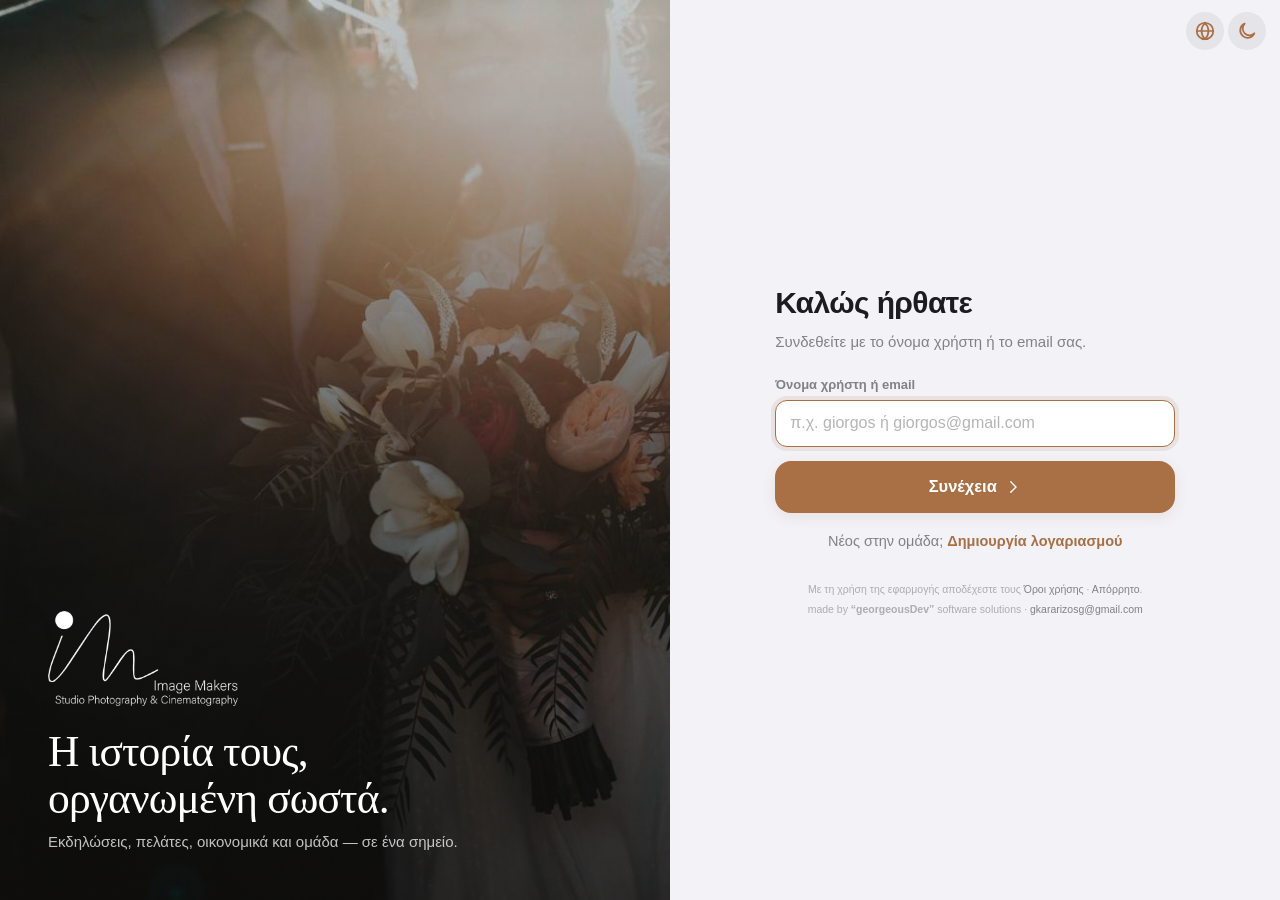
<file: index.html>
<!doctype html>
<html lang="el">
<head>
  <meta charset="utf-8">
  <meta name="viewport" content="width=device-width, initial-scale=1, viewport-fit=cover">
  <title>Image Makers · Studio Manager</title>
  <meta name="description" content="Διαχείριση εκδηλώσεων, πελατών και οικονομικών της Image Makers.">
  <meta name="theme-color" content="#f2f2f7">
  <meta name="apple-mobile-web-app-capable" content="yes">
  <meta name="mobile-web-app-capable" content="yes">
  <meta name="apple-mobile-web-app-status-bar-style" content="default">
  <meta name="apple-mobile-web-app-title" content="Image Makers">
  <meta name="format-detection" content="telephone=no">
  <link rel="manifest" href="manifest.webmanifest">
  <link rel="icon" type="image/png" sizes="32x32" href="icons/favicon-32.png">
  <link rel="apple-touch-icon" href="icons/apple-touch-icon.png">
  <script>
    // Σύνδεσμος «Ξέχασα το PIN»: το κρατάμε πριν το διαβάσει (και το σβήσει) το Supabase
    window.__IM_URL = { recovery: /type=recovery/.test(location.hash + location.search), error: (location.hash.match(/error_description=([^&]+)/) || [])[1] || '' };
    (function () {
      try {
        var p = localStorage.getItem('im.theme') || 'auto';
        var dark = p === 'dark' || (p === 'auto' && matchMedia('(prefers-color-scheme: dark)').matches);
        document.documentElement.dataset.theme = dark ? 'dark' : 'light';
        if (localStorage.getItem('im.sb') === '1') document.documentElement.classList.add('sb-pre');
      } catch (e) {}
    })();
  </script>
  <link rel="stylesheet" href="css/app.css">
</head>
<body>
  <div class="boot" id="boot"><img src="icons/logo-white.png" alt="Image Makers"></div>
  <script>
    // Δίχτυ ασφαλείας: αν η φόρτωση κολλήσει, εμφανίζεται κουμπί ανανέωσης
    setTimeout(function () {
      var b = document.getElementById('boot');
      if (!b || b.classList.contains('hide') || document.getElementById('bootRetry')) return;
      var btn = document.createElement('button');
      btn.id = 'bootRetry';
      btn.textContent = 'Αργεί πολύ; Πατήστε για ανανέωση';
      btn.style.cssText = 'position:absolute;bottom:calc(40px + env(safe-area-inset-bottom,0px));left:50%;transform:translateX(-50%);padding:12px 20px;border-radius:12px;border:0;background:#a96f45;color:#fff;font:600 15px -apple-system,Segoe UI,sans-serif';
      btn.onclick = function () { location.replace(location.pathname + '#/home'); location.reload(); };
      b.appendChild(btn);
    }, 12000);
  </script>
  <div id="root"></div>
  <noscript><p style="padding:24px;font-family:sans-serif">Η εφαρμογή χρειάζεται JavaScript. · This app needs JavaScript.</p></noscript>
  <script src="config.js"></script>
  <script src="vendor/supabase.js"></script>
  <script type="module" src="js/app.js"></script>
</body>
</html>
</file>
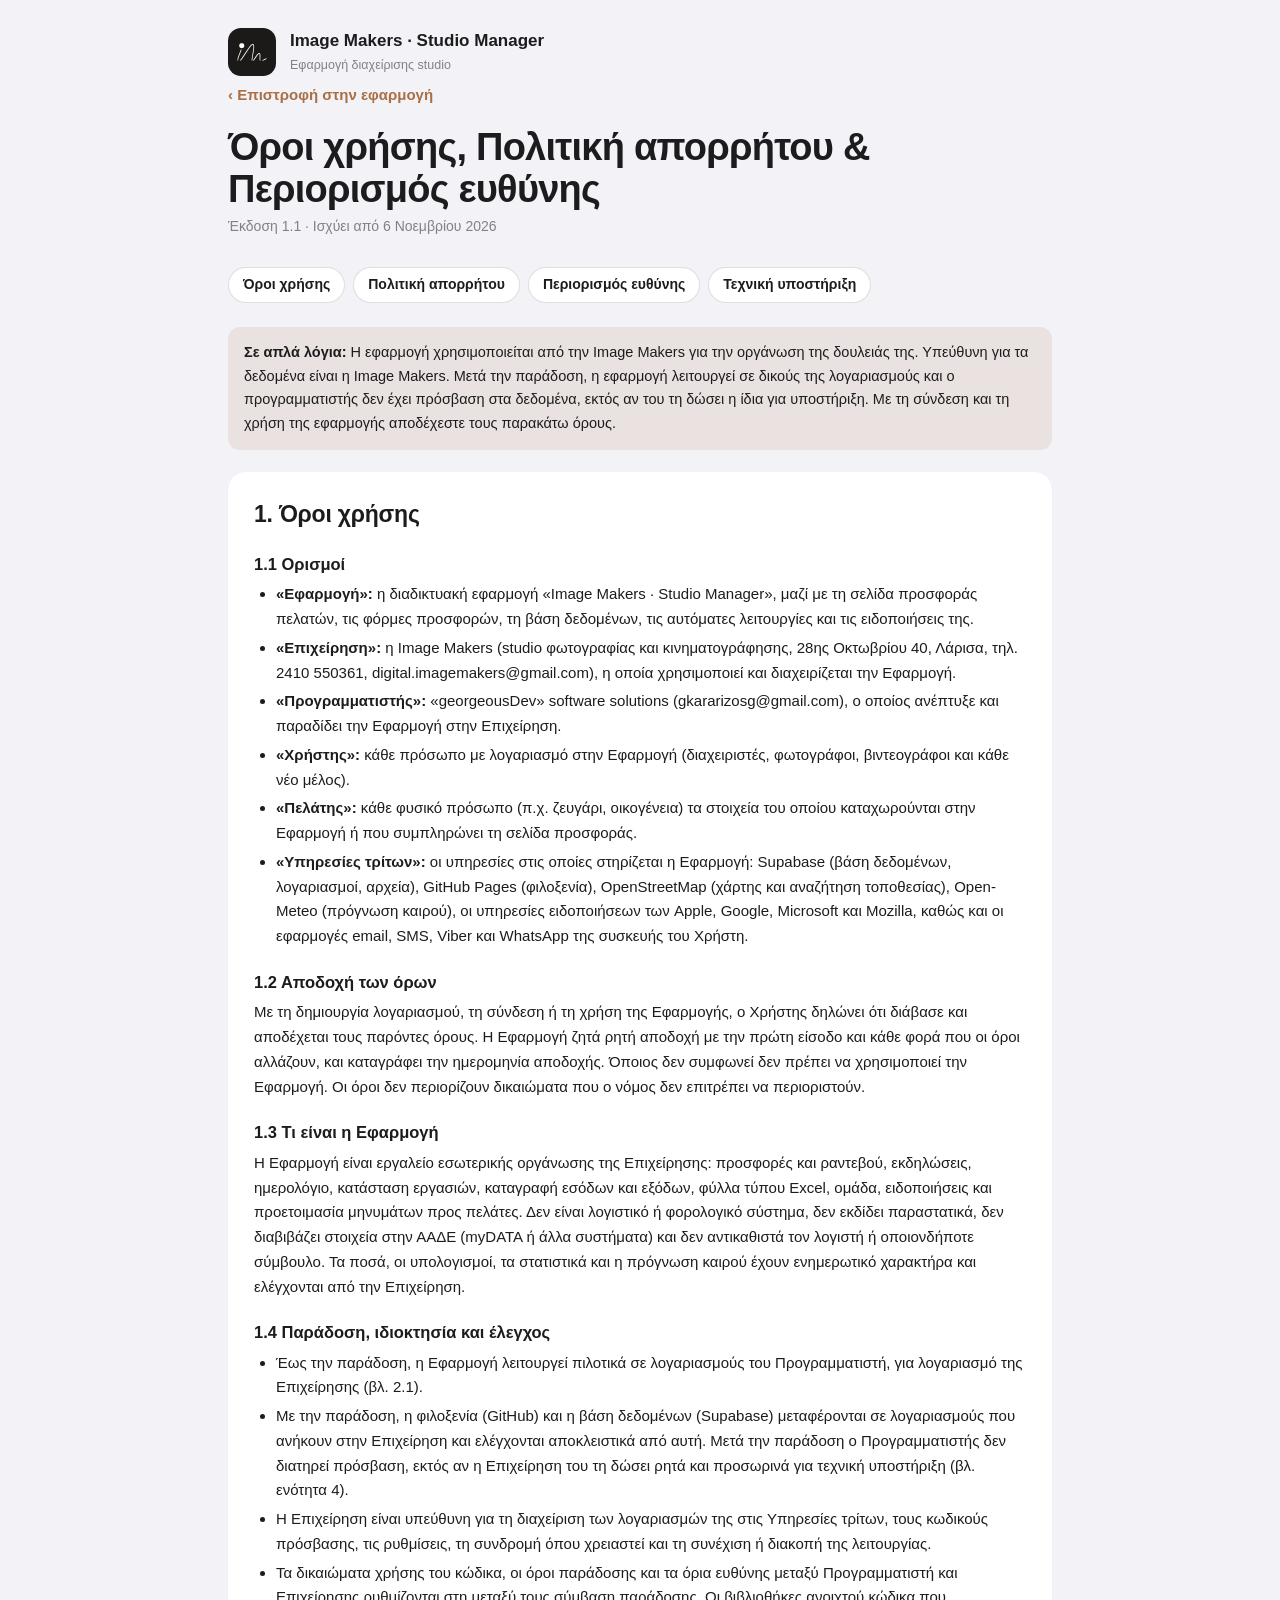
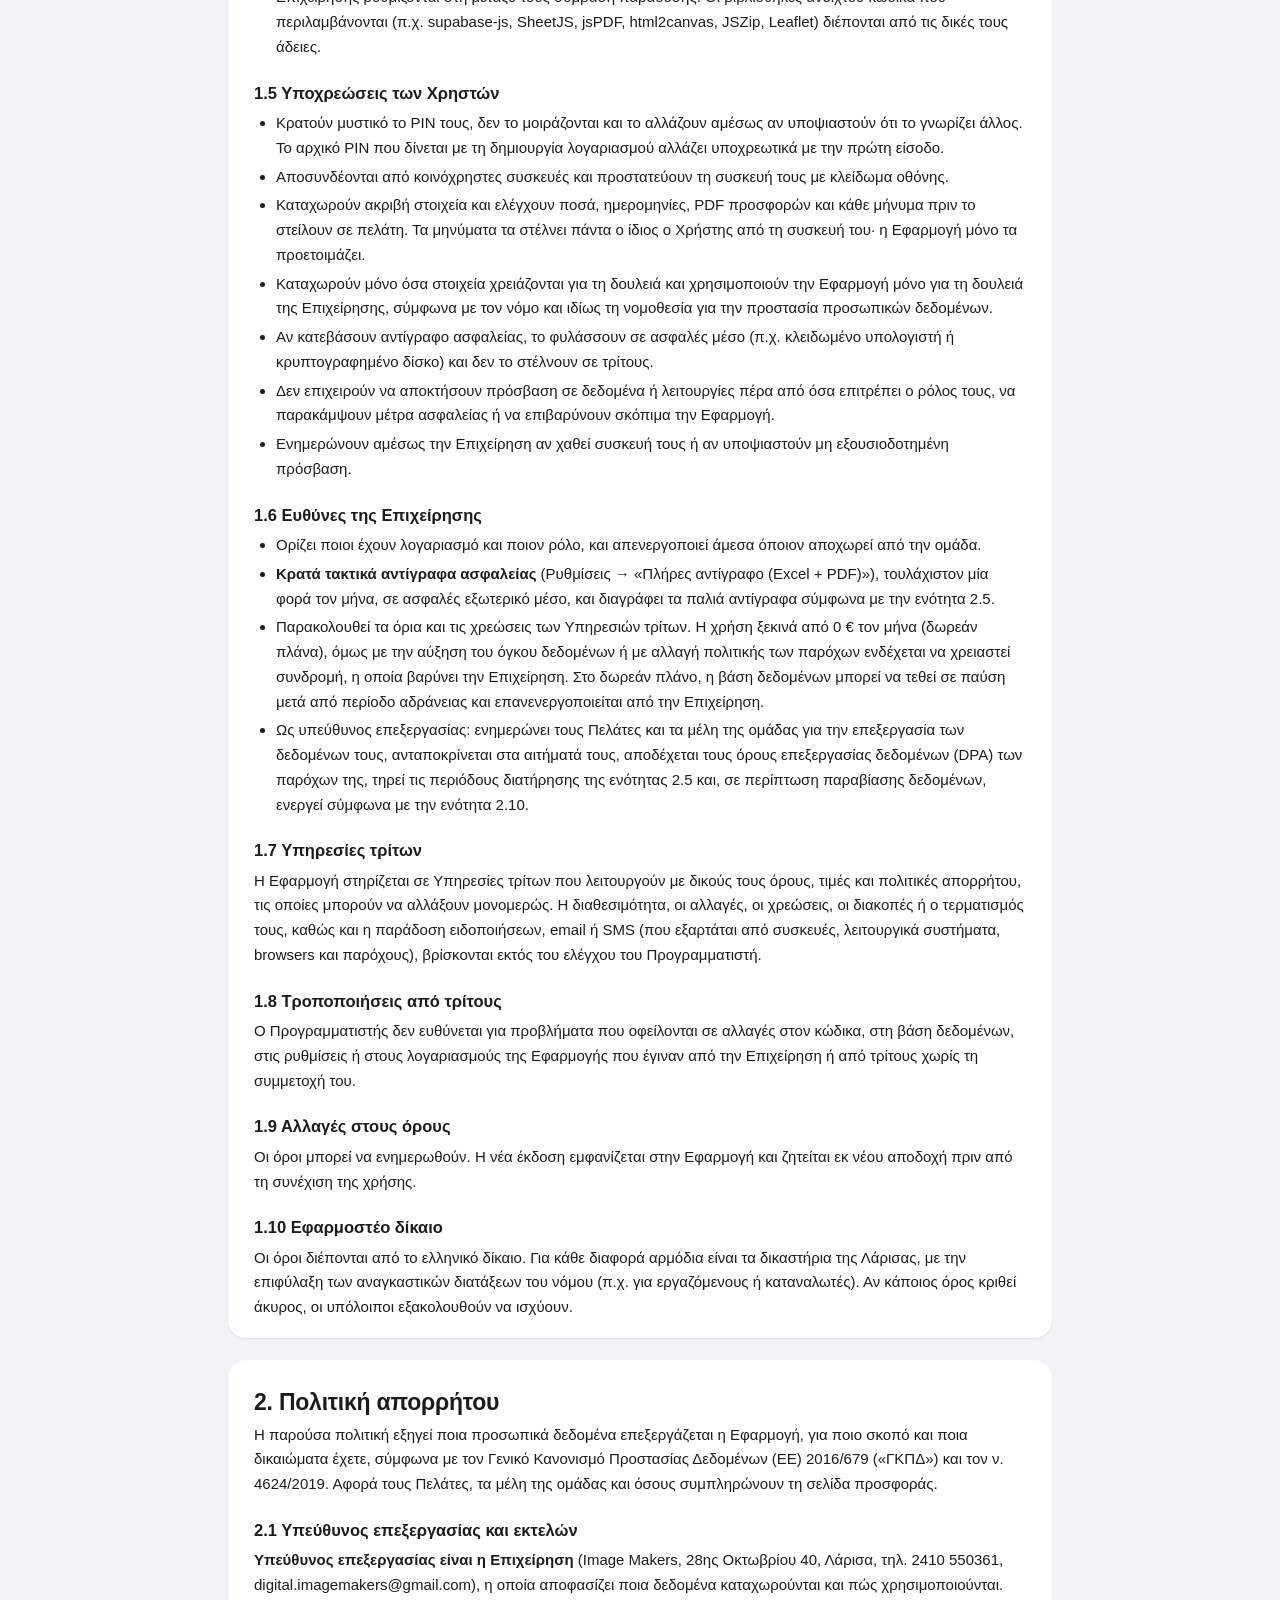
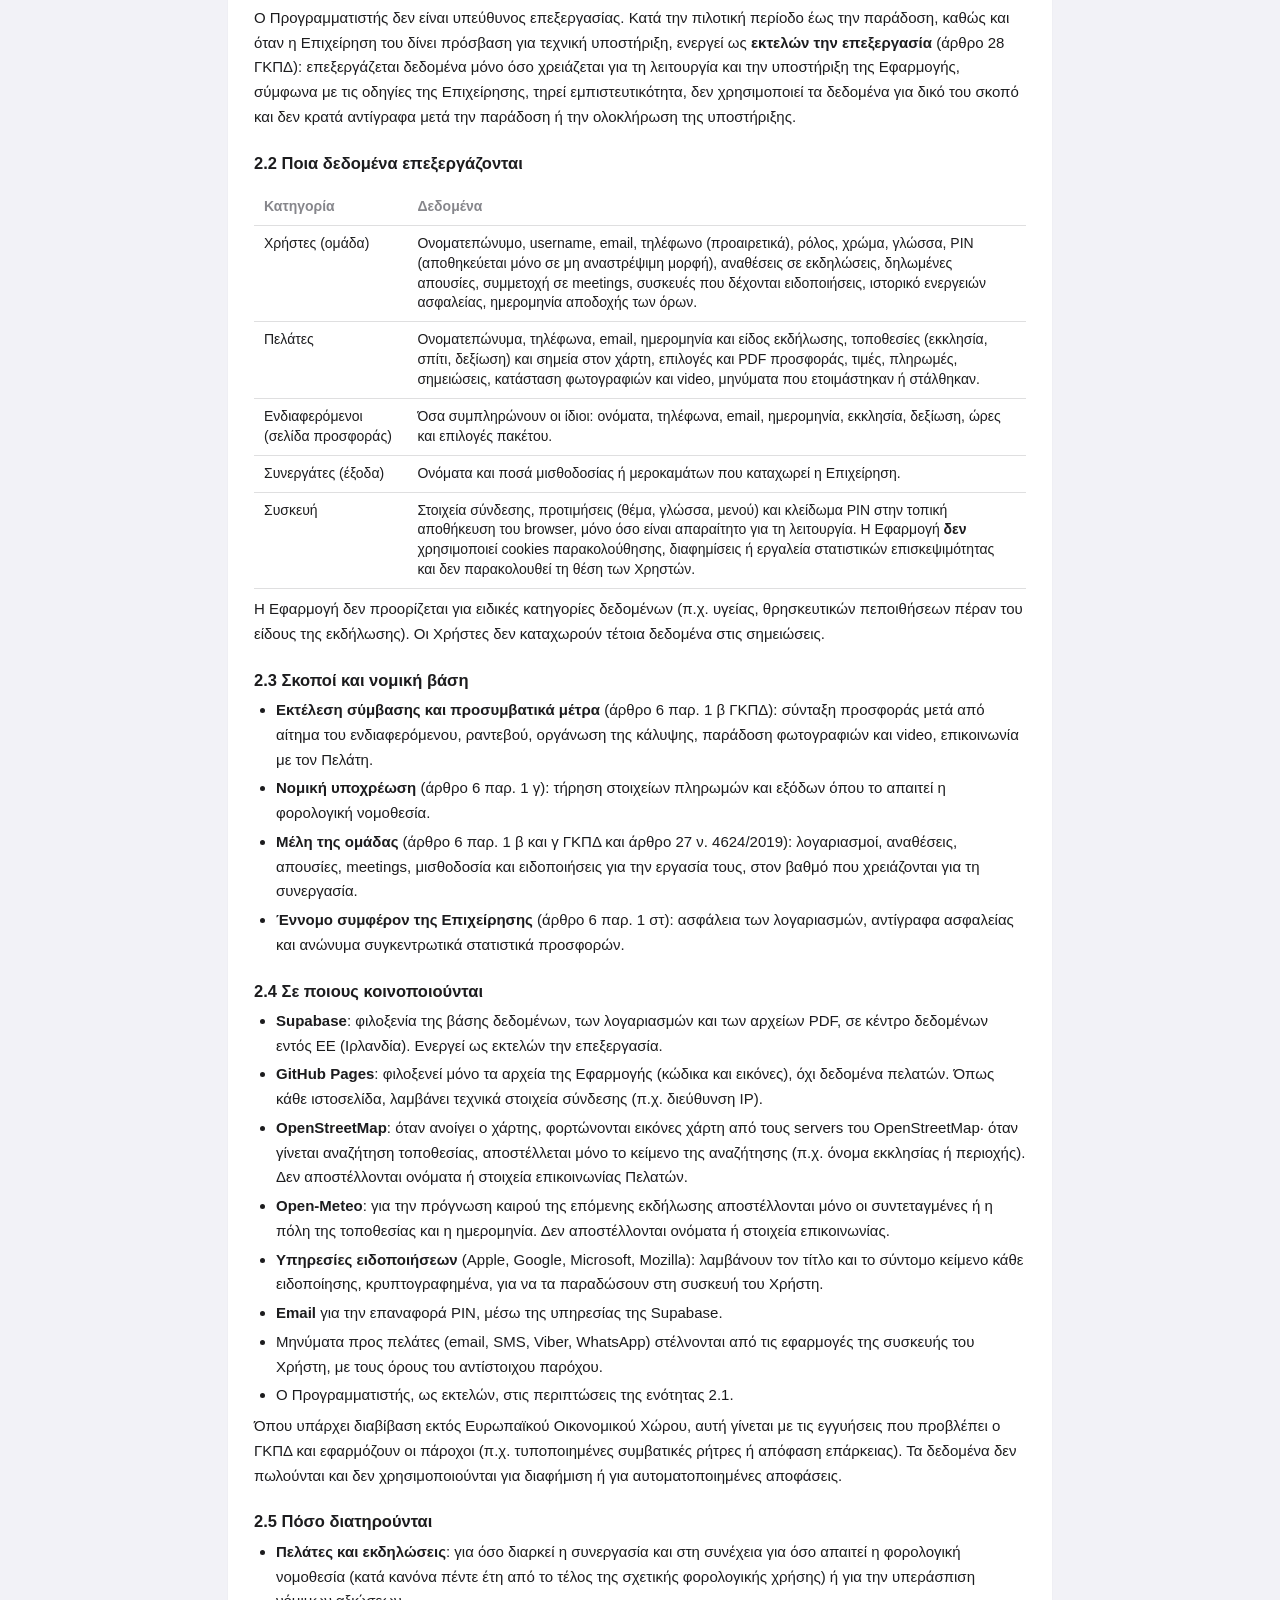
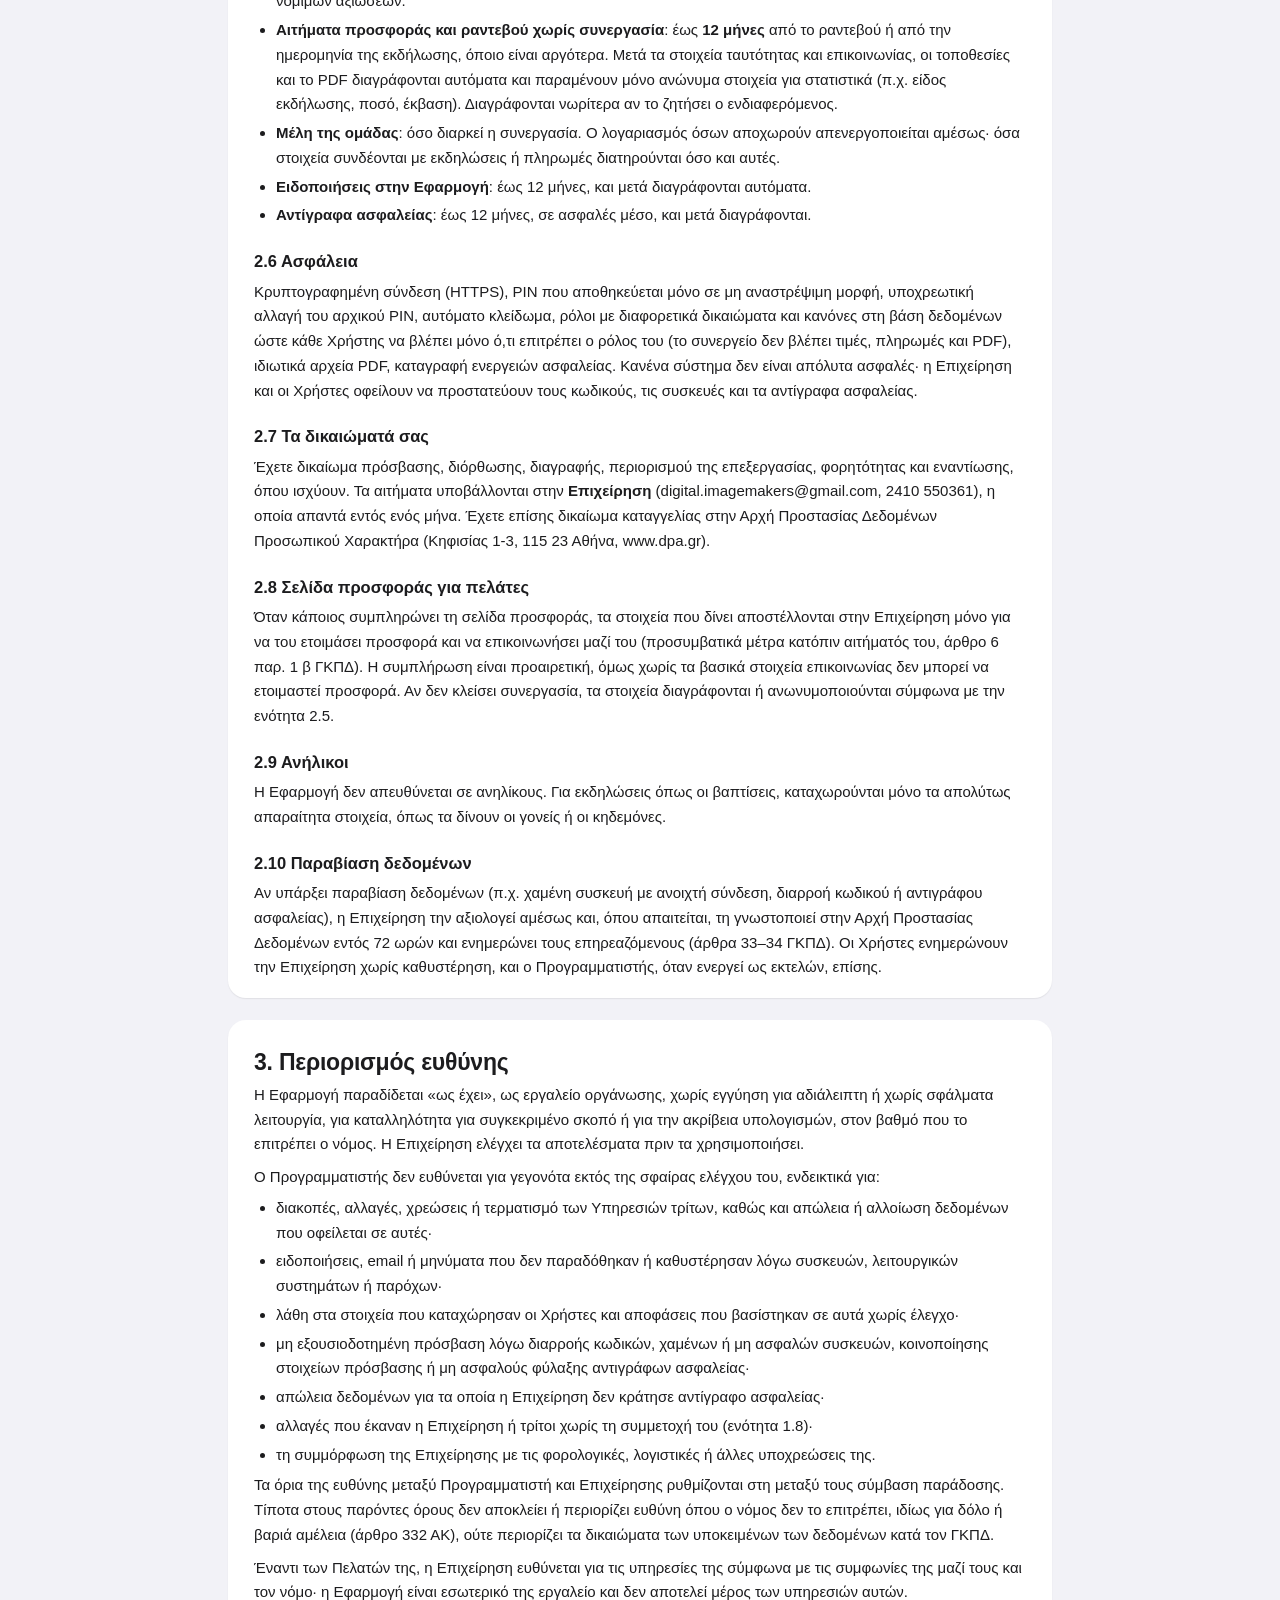
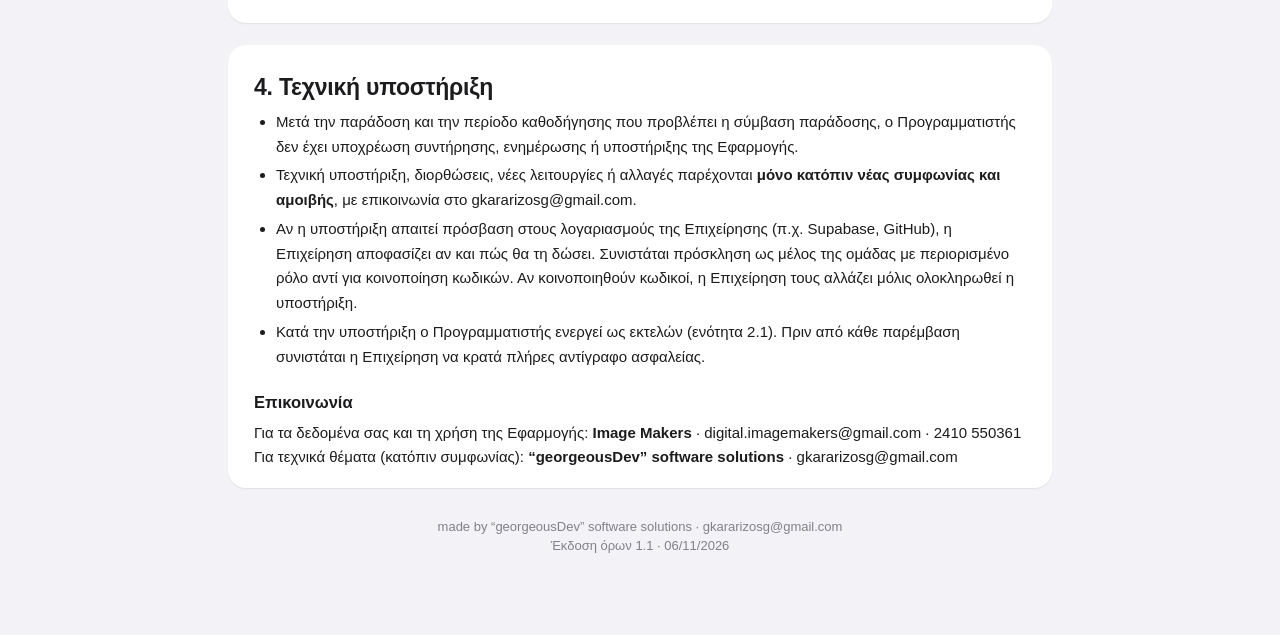
<file: legal.html>
<!doctype html>
<html lang="el">
<head>
  <meta charset="utf-8">
  <meta name="viewport" content="width=device-width, initial-scale=1, viewport-fit=cover">
  <title>Όροι χρήσης & Απόρρητο · Image Makers Studio Manager</title>
  <meta name="theme-color" content="#f2f2f7">
  <link rel="icon" type="image/png" sizes="32x32" href="icons/favicon-32.png">
  <script>
    (function () {
      try {
        var p = localStorage.getItem('im.theme') || 'auto';
        var dark = p === 'dark' || (p === 'auto' && matchMedia('(prefers-color-scheme: dark)').matches);
        document.documentElement.dataset.theme = dark ? 'dark' : 'light';
      } catch (e) {}
    })();
  </script>
  <link rel="stylesheet" href="css/app.css">
  <style>
    body { background: var(--bg); }
    .legal { max-width: 860px; margin: 0 auto; padding: calc(28px + env(safe-area-inset-top, 0px)) max(18px, env(safe-area-inset-right, 0px)) 80px max(18px, env(safe-area-inset-left, 0px)); }
    .legal header { display: flex; align-items: center; gap: 14px; margin-bottom: 8px; }
    .legal header img { width: 48px; height: 48px; border-radius: 13px; }
    .legal header b { display: block; font-size: 17px; }
    .legal header small { color: var(--label-2); }
    .legal h1 { font-size: clamp(28px, 5vw, 38px); line-height: 1.1; margin: 22px 0 6px; letter-spacing: -.02em; }
    .legal .meta { color: var(--label-2); font-size: 14px; }
    .legal nav.toc { display: flex; flex-wrap: wrap; gap: 8px; margin: 20px 0 8px; position: sticky; top: 0; padding: 10px 0; background: var(--bg); z-index: 2; }
    .legal nav.toc a { padding: 7px 14px; border-radius: 999px; background: var(--bg-grouped); border: 1px solid var(--sep); color: var(--label); font-size: 14px; font-weight: 600; }
    .legal section { background: var(--bg-grouped); border-radius: 18px; padding: 26px 26px 18px; margin-top: 22px; box-shadow: var(--shadow-sm); scroll-margin-top: 70px; }
    .legal h2 { font-size: 23px; margin-bottom: 4px; letter-spacing: -.01em; }
    .legal h3 { font-size: 16.5px; margin: 22px 0 6px; }
    .legal p, .legal li { font-size: 15px; line-height: 1.65; color: var(--label); }
    .legal p + p { margin-top: 8px; }
    .legal ul, .legal ol { padding-left: 22px; margin: 6px 0; display: grid; gap: 4px; }
    .legal .box { background: var(--accent-soft); border-radius: 12px; padding: 14px 16px; margin: 14px 0; }
    .legal .box p { font-size: 14.5px; }
    .legal .caps { text-transform: uppercase; font-weight: 600; font-size: 14px; letter-spacing: .01em; }
    .legal table { width: 100%; border-collapse: collapse; margin: 8px 0; font-size: 14px; }
    .legal th, .legal td { text-align: left; vertical-align: top; padding: 8px 10px; border-bottom: 1px solid var(--sep); }
    .legal th { color: var(--label-2); font-weight: 600; }
    .legal .tbl { overflow-x: auto; }
    .legal footer { margin-top: 30px; text-align: center; color: var(--label-2); font-size: 13px; }
    .legal .back { display: inline-flex; gap: 6px; align-items: center; font-weight: 600; }
    @media print { .legal nav.toc { position: static; } .legal section { box-shadow: none; border: 1px solid #ddd; } }
  </style>
</head>
<body>
<main class="legal">
  <header>
    <img src="icons/icon-192.png" alt="">
    <div><b>Image Makers · Studio Manager</b><small>Εφαρμογή διαχείρισης studio</small></div>
  </header>
  <a class="back" href="./#/home">‹ Επιστροφή στην εφαρμογή</a>
  <h1>Όροι χρήσης, Πολιτική απορρήτου & Περιορισμός ευθύνης</h1>
  <div class="meta">Έκδοση 1.1 · Ισχύει από 6 Νοεμβρίου 2026</div>

  <nav class="toc" aria-label="Περιεχόμενα">
    <a href="#terms">Όροι χρήσης</a>
    <a href="#privacy">Πολιτική απορρήτου</a>
    <a href="#disclaimer">Περιορισμός ευθύνης</a>
    <a href="#support">Τεχνική υποστήριξη</a>
  </nav>

  <div class="box"><p><b>Σε απλά λόγια:</b> Η εφαρμογή χρησιμοποιείται από την Image Makers για την οργάνωση της δουλειάς της. Υπεύθυνη για τα δεδομένα είναι η Image Makers. Μετά την παράδοση, η εφαρμογή λειτουργεί σε δικούς της λογαριασμούς και ο προγραμματιστής δεν έχει πρόσβαση στα δεδομένα, εκτός αν του τη δώσει η ίδια για υποστήριξη. Με τη σύνδεση και τη χρήση της εφαρμογής αποδέχεστε τους παρακάτω όρους.</p></div>

  <!-- ============================== ΟΡΟΙ ΧΡΗΣΗΣ ============================== -->
  <section id="terms">
    <h2>1. Όροι χρήσης</h2>

    <h3>1.1 Ορισμοί</h3>
    <ul>
      <li><b>«Εφαρμογή»:</b> η διαδικτυακή εφαρμογή «Image Makers · Studio Manager», μαζί με τη σελίδα προσφοράς πελατών, τις φόρμες προσφορών, τη βάση δεδομένων, τις αυτόματες λειτουργίες και τις ειδοποιήσεις της.</li>
      <li><b>«Επιχείρηση»:</b> η Image Makers (studio φωτογραφίας και κινηματογράφησης, 28ης Οκτωβρίου 40, Λάρισα, τηλ. 2410 550361, digital.imagemakers@gmail.com), η οποία χρησιμοποιεί και διαχειρίζεται την Εφαρμογή.</li>
      <li><b>«Προγραμματιστής»:</b> «georgeousDev» software solutions (gkararizosg@gmail.com), ο οποίος ανέπτυξε και παραδίδει την Εφαρμογή στην Επιχείρηση.</li>
      <li><b>«Χρήστης»:</b> κάθε πρόσωπο με λογαριασμό στην Εφαρμογή (διαχειριστές, φωτογράφοι, βιντεογράφοι και κάθε νέο μέλος).</li>
      <li><b>«Πελάτης»:</b> κάθε φυσικό πρόσωπο (π.χ. ζευγάρι, οικογένεια) τα στοιχεία του οποίου καταχωρούνται στην Εφαρμογή ή που συμπληρώνει τη σελίδα προσφοράς.</li>
      <li><b>«Υπηρεσίες τρίτων»:</b> οι υπηρεσίες στις οποίες στηρίζεται η Εφαρμογή: Supabase (βάση δεδομένων, λογαριασμοί, αρχεία), GitHub Pages (φιλοξενία), OpenStreetMap (χάρτης και αναζήτηση τοποθεσίας), Open-Meteo (πρόγνωση καιρού), οι υπηρεσίες ειδοποιήσεων των Apple, Google, Microsoft και Mozilla, καθώς και οι εφαρμογές email, SMS, Viber και WhatsApp της συσκευής του Χρήστη.</li>
    </ul>

    <h3>1.2 Αποδοχή των όρων</h3>
    <p>Με τη δημιουργία λογαριασμού, τη σύνδεση ή τη χρήση της Εφαρμογής, ο Χρήστης δηλώνει ότι διάβασε και αποδέχεται τους παρόντες όρους. Η Εφαρμογή ζητά ρητή αποδοχή με την πρώτη είσοδο και κάθε φορά που οι όροι αλλάζουν, και καταγράφει την ημερομηνία αποδοχής. Όποιος δεν συμφωνεί δεν πρέπει να χρησιμοποιεί την Εφαρμογή. Οι όροι δεν περιορίζουν δικαιώματα που ο νόμος δεν επιτρέπει να περιοριστούν.</p>

    <h3>1.3 Τι είναι η Εφαρμογή</h3>
    <p>Η Εφαρμογή είναι εργαλείο εσωτερικής οργάνωσης της Επιχείρησης: προσφορές και ραντεβού, εκδηλώσεις, ημερολόγιο, κατάσταση εργασιών, καταγραφή εσόδων και εξόδων, φύλλα τύπου Excel, ομάδα, ειδοποιήσεις και προετοιμασία μηνυμάτων προς πελάτες. Δεν είναι λογιστικό ή φορολογικό σύστημα, δεν εκδίδει παραστατικά, δεν διαβιβάζει στοιχεία στην ΑΑΔΕ (myDATA ή άλλα συστήματα) και δεν αντικαθιστά τον λογιστή ή οποιονδήποτε σύμβουλο. Τα ποσά, οι υπολογισμοί, τα στατιστικά και η πρόγνωση καιρού έχουν ενημερωτικό χαρακτήρα και ελέγχονται από την Επιχείρηση.</p>

    <h3>1.4 Παράδοση, ιδιοκτησία και έλεγχος</h3>
    <ul>
      <li>Έως την παράδοση, η Εφαρμογή λειτουργεί πιλοτικά σε λογαριασμούς του Προγραμματιστή, για λογαριασμό της Επιχείρησης (βλ. 2.1).</li>
      <li>Με την παράδοση, η φιλοξενία (GitHub) και η βάση δεδομένων (Supabase) μεταφέρονται σε λογαριασμούς που ανήκουν στην Επιχείρηση και ελέγχονται αποκλειστικά από αυτή. Μετά την παράδοση ο Προγραμματιστής δεν διατηρεί πρόσβαση, εκτός αν η Επιχείρηση του τη δώσει ρητά και προσωρινά για τεχνική υποστήριξη (βλ. ενότητα 4).</li>
      <li>Η Επιχείρηση είναι υπεύθυνη για τη διαχείριση των λογαριασμών της στις Υπηρεσίες τρίτων, τους κωδικούς πρόσβασης, τις ρυθμίσεις, τη συνδρομή όπου χρειαστεί και τη συνέχιση ή διακοπή της λειτουργίας.</li>
      <li>Τα δικαιώματα χρήσης του κώδικα, οι όροι παράδοσης και τα όρια ευθύνης μεταξύ Προγραμματιστή και Επιχείρησης ρυθμίζονται στη μεταξύ τους σύμβαση παράδοσης. Οι βιβλιοθήκες ανοιχτού κώδικα που περιλαμβάνονται (π.χ. supabase-js, SheetJS, jsPDF, html2canvas, JSZip, Leaflet) διέπονται από τις δικές τους άδειες.</li>
    </ul>

    <h3>1.5 Υποχρεώσεις των Χρηστών</h3>
    <ul>
      <li>Κρατούν μυστικό το PIN τους, δεν το μοιράζονται και το αλλάζουν αμέσως αν υποψιαστούν ότι το γνωρίζει άλλος. Το αρχικό PIN που δίνεται με τη δημιουργία λογαριασμού αλλάζει υποχρεωτικά με την πρώτη είσοδο.</li>
      <li>Αποσυνδέονται από κοινόχρηστες συσκευές και προστατεύουν τη συσκευή τους με κλείδωμα οθόνης.</li>
      <li>Καταχωρούν ακριβή στοιχεία και ελέγχουν ποσά, ημερομηνίες, PDF προσφορών και κάθε μήνυμα πριν το στείλουν σε πελάτη. Τα μηνύματα τα στέλνει πάντα ο ίδιος ο Χρήστης από τη συσκευή του· η Εφαρμογή μόνο τα προετοιμάζει.</li>
      <li>Καταχωρούν μόνο όσα στοιχεία χρειάζονται για τη δουλειά και χρησιμοποιούν την Εφαρμογή μόνο για τη δουλειά της Επιχείρησης, σύμφωνα με τον νόμο και ιδίως τη νομοθεσία για την προστασία προσωπικών δεδομένων.</li>
      <li>Αν κατεβάσουν αντίγραφο ασφαλείας, το φυλάσσουν σε ασφαλές μέσο (π.χ. κλειδωμένο υπολογιστή ή κρυπτογραφημένο δίσκο) και δεν το στέλνουν σε τρίτους.</li>
      <li>Δεν επιχειρούν να αποκτήσουν πρόσβαση σε δεδομένα ή λειτουργίες πέρα από όσα επιτρέπει ο ρόλος τους, να παρακάμψουν μέτρα ασφαλείας ή να επιβαρύνουν σκόπιμα την Εφαρμογή.</li>
      <li>Ενημερώνουν αμέσως την Επιχείρηση αν χαθεί συσκευή τους ή αν υποψιαστούν μη εξουσιοδοτημένη πρόσβαση.</li>
    </ul>

    <h3>1.6 Ευθύνες της Επιχείρησης</h3>
    <ul>
      <li>Ορίζει ποιοι έχουν λογαριασμό και ποιον ρόλο, και απενεργοποιεί άμεσα όποιον αποχωρεί από την ομάδα.</li>
      <li><b>Κρατά τακτικά αντίγραφα ασφαλείας</b> (Ρυθμίσεις → «Πλήρες αντίγραφο (Excel + PDF)»), τουλάχιστον μία φορά τον μήνα, σε ασφαλές εξωτερικό μέσο, και διαγράφει τα παλιά αντίγραφα σύμφωνα με την ενότητα 2.5.</li>
      <li>Παρακολουθεί τα όρια και τις χρεώσεις των Υπηρεσιών τρίτων. Η χρήση ξεκινά από 0 € τον μήνα (δωρεάν πλάνα), όμως με την αύξηση του όγκου δεδομένων ή με αλλαγή πολιτικής των παρόχων ενδέχεται να χρειαστεί συνδρομή, η οποία βαρύνει την Επιχείρηση. Στο δωρεάν πλάνο, η βάση δεδομένων μπορεί να τεθεί σε παύση μετά από περίοδο αδράνειας και επανενεργοποιείται από την Επιχείρηση.</li>
      <li>Ως υπεύθυνος επεξεργασίας: ενημερώνει τους Πελάτες και τα μέλη της ομάδας για την επεξεργασία των δεδομένων τους, ανταποκρίνεται στα αιτήματά τους, αποδέχεται τους όρους επεξεργασίας δεδομένων (DPA) των παρόχων της, τηρεί τις περιόδους διατήρησης της ενότητας 2.5 και, σε περίπτωση παραβίασης δεδομένων, ενεργεί σύμφωνα με την ενότητα 2.10.</li>
    </ul>

    <h3>1.7 Υπηρεσίες τρίτων</h3>
    <p>Η Εφαρμογή στηρίζεται σε Υπηρεσίες τρίτων που λειτουργούν με δικούς τους όρους, τιμές και πολιτικές απορρήτου, τις οποίες μπορούν να αλλάξουν μονομερώς. Η διαθεσιμότητα, οι αλλαγές, οι χρεώσεις, οι διακοπές ή ο τερματισμός τους, καθώς και η παράδοση ειδοποιήσεων, email ή SMS (που εξαρτάται από συσκευές, λειτουργικά συστήματα, browsers και παρόχους), βρίσκονται εκτός του ελέγχου του Προγραμματιστή.</p>

    <h3>1.8 Τροποποιήσεις από τρίτους</h3>
    <p>Ο Προγραμματιστής δεν ευθύνεται για προβλήματα που οφείλονται σε αλλαγές στον κώδικα, στη βάση δεδομένων, στις ρυθμίσεις ή στους λογαριασμούς της Εφαρμογής που έγιναν από την Επιχείρηση ή από τρίτους χωρίς τη συμμετοχή του.</p>

    <h3>1.9 Αλλαγές στους όρους</h3>
    <p>Οι όροι μπορεί να ενημερωθούν. Η νέα έκδοση εμφανίζεται στην Εφαρμογή και ζητείται εκ νέου αποδοχή πριν από τη συνέχιση της χρήσης.</p>

    <h3>1.10 Εφαρμοστέο δίκαιο</h3>
    <p>Οι όροι διέπονται από το ελληνικό δίκαιο. Για κάθε διαφορά αρμόδια είναι τα δικαστήρια της Λάρισας, με την επιφύλαξη των αναγκαστικών διατάξεων του νόμου (π.χ. για εργαζόμενους ή καταναλωτές). Αν κάποιος όρος κριθεί άκυρος, οι υπόλοιποι εξακολουθούν να ισχύουν.</p>
  </section>

  <!-- ============================== ΑΠΟΡΡΗΤΟ ============================== -->
  <section id="privacy">
    <h2>2. Πολιτική απορρήτου</h2>
    <p>Η παρούσα πολιτική εξηγεί ποια προσωπικά δεδομένα επεξεργάζεται η Εφαρμογή, για ποιο σκοπό και ποια δικαιώματα έχετε, σύμφωνα με τον Γενικό Κανονισμό Προστασίας Δεδομένων (ΕΕ) 2016/679 («ΓΚΠΔ») και τον ν. 4624/2019. Αφορά τους Πελάτες, τα μέλη της ομάδας και όσους συμπληρώνουν τη σελίδα προσφοράς.</p>

    <h3>2.1 Υπεύθυνος επεξεργασίας και εκτελών</h3>
    <p><b>Υπεύθυνος επεξεργασίας είναι η Επιχείρηση</b> (Image Makers, 28ης Οκτωβρίου 40, Λάρισα, τηλ. 2410 550361, digital.imagemakers@gmail.com), η οποία αποφασίζει ποια δεδομένα καταχωρούνται και πώς χρησιμοποιούνται.</p>
    <p>Ο Προγραμματιστής δεν είναι υπεύθυνος επεξεργασίας. Κατά την πιλοτική περίοδο έως την παράδοση, καθώς και όταν η Επιχείρηση του δίνει πρόσβαση για τεχνική υποστήριξη, ενεργεί ως <b>εκτελών την επεξεργασία</b> (άρθρο 28 ΓΚΠΔ): επεξεργάζεται δεδομένα μόνο όσο χρειάζεται για τη λειτουργία και την υποστήριξη της Εφαρμογής, σύμφωνα με τις οδηγίες της Επιχείρησης, τηρεί εμπιστευτικότητα, δεν χρησιμοποιεί τα δεδομένα για δικό του σκοπό και δεν κρατά αντίγραφα μετά την παράδοση ή την ολοκλήρωση της υποστήριξης.</p>

    <h3>2.2 Ποια δεδομένα επεξεργάζονται</h3>
    <div class="tbl"><table>
      <tr><th>Κατηγορία</th><th>Δεδομένα</th></tr>
      <tr><td>Χρήστες (ομάδα)</td><td>Ονοματεπώνυμο, username, email, τηλέφωνο (προαιρετικά), ρόλος, χρώμα, γλώσσα, PIN (αποθηκεύεται μόνο σε μη αναστρέψιμη μορφή), αναθέσεις σε εκδηλώσεις, δηλωμένες απουσίες, συμμετοχή σε meetings, συσκευές που δέχονται ειδοποιήσεις, ιστορικό ενεργειών ασφαλείας, ημερομηνία αποδοχής των όρων.</td></tr>
      <tr><td>Πελάτες</td><td>Ονοματεπώνυμα, τηλέφωνα, email, ημερομηνία και είδος εκδήλωσης, τοποθεσίες (εκκλησία, σπίτι, δεξίωση) και σημεία στον χάρτη, επιλογές και PDF προσφοράς, τιμές, πληρωμές, σημειώσεις, κατάσταση φωτογραφιών και video, μηνύματα που ετοιμάστηκαν ή στάλθηκαν.</td></tr>
      <tr><td>Ενδιαφερόμενοι (σελίδα προσφοράς)</td><td>Όσα συμπληρώνουν οι ίδιοι: ονόματα, τηλέφωνα, email, ημερομηνία, εκκλησία, δεξίωση, ώρες και επιλογές πακέτου.</td></tr>
      <tr><td>Συνεργάτες (έξοδα)</td><td>Ονόματα και ποσά μισθοδοσίας ή μεροκαμάτων που καταχωρεί η Επιχείρηση.</td></tr>
      <tr><td>Συσκευή</td><td>Στοιχεία σύνδεσης, προτιμήσεις (θέμα, γλώσσα, μενού) και κλείδωμα PIN στην τοπική αποθήκευση του browser, μόνο όσο είναι απαραίτητο για τη λειτουργία. Η Εφαρμογή <b>δεν</b> χρησιμοποιεί cookies παρακολούθησης, διαφημίσεις ή εργαλεία στατιστικών επισκεψιμότητας και δεν παρακολουθεί τη θέση των Χρηστών.</td></tr>
    </table></div>
    <p>Η Εφαρμογή δεν προορίζεται για ειδικές κατηγορίες δεδομένων (π.χ. υγείας, θρησκευτικών πεποιθήσεων πέραν του είδους της εκδήλωσης). Οι Χρήστες δεν καταχωρούν τέτοια δεδομένα στις σημειώσεις.</p>

    <h3>2.3 Σκοποί και νομική βάση</h3>
    <ul>
      <li><b>Εκτέλεση σύμβασης και προσυμβατικά μέτρα</b> (άρθρο 6 παρ. 1 β ΓΚΠΔ): σύνταξη προσφοράς μετά από αίτημα του ενδιαφερόμενου, ραντεβού, οργάνωση της κάλυψης, παράδοση φωτογραφιών και video, επικοινωνία με τον Πελάτη.</li>
      <li><b>Νομική υποχρέωση</b> (άρθρο 6 παρ. 1 γ): τήρηση στοιχείων πληρωμών και εξόδων όπου το απαιτεί η φορολογική νομοθεσία.</li>
      <li><b>Μέλη της ομάδας</b> (άρθρο 6 παρ. 1 β και γ ΓΚΠΔ και άρθρο 27 ν. 4624/2019): λογαριασμοί, αναθέσεις, απουσίες, meetings, μισθοδοσία και ειδοποιήσεις για την εργασία τους, στον βαθμό που χρειάζονται για τη συνεργασία.</li>
      <li><b>Έννομο συμφέρον της Επιχείρησης</b> (άρθρο 6 παρ. 1 στ): ασφάλεια των λογαριασμών, αντίγραφα ασφαλείας και ανώνυμα συγκεντρωτικά στατιστικά προσφορών.</li>
    </ul>

    <h3>2.4 Σε ποιους κοινοποιούνται</h3>
    <ul>
      <li><b>Supabase</b>: φιλοξενία της βάσης δεδομένων, των λογαριασμών και των αρχείων PDF, σε κέντρο δεδομένων εντός ΕΕ (Ιρλανδία). Ενεργεί ως εκτελών την επεξεργασία.</li>
      <li><b>GitHub Pages</b>: φιλοξενεί μόνο τα αρχεία της Εφαρμογής (κώδικα και εικόνες), όχι δεδομένα πελατών. Όπως κάθε ιστοσελίδα, λαμβάνει τεχνικά στοιχεία σύνδεσης (π.χ. διεύθυνση IP).</li>
      <li><b>OpenStreetMap</b>: όταν ανοίγει ο χάρτης, φορτώνονται εικόνες χάρτη από τους servers του OpenStreetMap· όταν γίνεται αναζήτηση τοποθεσίας, αποστέλλεται μόνο το κείμενο της αναζήτησης (π.χ. όνομα εκκλησίας ή περιοχής). Δεν αποστέλλονται ονόματα ή στοιχεία επικοινωνίας Πελατών.</li>
      <li><b>Open-Meteo</b>: για την πρόγνωση καιρού της επόμενης εκδήλωσης αποστέλλονται μόνο οι συντεταγμένες ή η πόλη της τοποθεσίας και η ημερομηνία. Δεν αποστέλλονται ονόματα ή στοιχεία επικοινωνίας.</li>
      <li><b>Υπηρεσίες ειδοποιήσεων</b> (Apple, Google, Microsoft, Mozilla): λαμβάνουν τον τίτλο και το σύντομο κείμενο κάθε ειδοποίησης, κρυπτογραφημένα, για να τα παραδώσουν στη συσκευή του Χρήστη.</li>
      <li><b>Email</b> για την επαναφορά PIN, μέσω της υπηρεσίας της Supabase.</li>
      <li>Μηνύματα προς πελάτες (email, SMS, Viber, WhatsApp) στέλνονται από τις εφαρμογές της συσκευής του Χρήστη, με τους όρους του αντίστοιχου παρόχου.</li>
      <li>Ο Προγραμματιστής, ως εκτελών, στις περιπτώσεις της ενότητας 2.1.</li>
    </ul>
    <p>Όπου υπάρχει διαβίβαση εκτός Ευρωπαϊκού Οικονομικού Χώρου, αυτή γίνεται με τις εγγυήσεις που προβλέπει ο ΓΚΠΔ και εφαρμόζουν οι πάροχοι (π.χ. τυποποιημένες συμβατικές ρήτρες ή απόφαση επάρκειας). Τα δεδομένα δεν πωλούνται και δεν χρησιμοποιούνται για διαφήμιση ή για αυτοματοποιημένες αποφάσεις.</p>

    <h3>2.5 Πόσο διατηρούνται</h3>
    <ul>
      <li><b>Πελάτες και εκδηλώσεις</b>: για όσο διαρκεί η συνεργασία και στη συνέχεια για όσο απαιτεί η φορολογική νομοθεσία (κατά κανόνα πέντε έτη από το τέλος της σχετικής φορολογικής χρήσης) ή για την υπεράσπιση νόμιμων αξιώσεων.</li>
      <li><b>Αιτήματα προσφοράς και ραντεβού χωρίς συνεργασία</b>: έως <b>12 μήνες</b> από το ραντεβού ή από την ημερομηνία της εκδήλωσης, όποιο είναι αργότερα. Μετά τα στοιχεία ταυτότητας και επικοινωνίας, οι τοποθεσίες και το PDF διαγράφονται αυτόματα και παραμένουν μόνο ανώνυμα στοιχεία για στατιστικά (π.χ. είδος εκδήλωσης, ποσό, έκβαση). Διαγράφονται νωρίτερα αν το ζητήσει ο ενδιαφερόμενος.</li>
      <li><b>Μέλη της ομάδας</b>: όσο διαρκεί η συνεργασία. Ο λογαριασμός όσων αποχωρούν απενεργοποιείται αμέσως· όσα στοιχεία συνδέονται με εκδηλώσεις ή πληρωμές διατηρούνται όσο και αυτές.</li>
      <li><b>Ειδοποιήσεις στην Εφαρμογή</b>: έως 12 μήνες, και μετά διαγράφονται αυτόματα.</li>
      <li><b>Αντίγραφα ασφαλείας</b>: έως 12 μήνες, σε ασφαλές μέσο, και μετά διαγράφονται.</li>
    </ul>

    <h3>2.6 Ασφάλεια</h3>
    <p>Κρυπτογραφημένη σύνδεση (HTTPS), PIN που αποθηκεύεται μόνο σε μη αναστρέψιμη μορφή, υποχρεωτική αλλαγή του αρχικού PIN, αυτόματο κλείδωμα, ρόλοι με διαφορετικά δικαιώματα και κανόνες στη βάση δεδομένων ώστε κάθε Χρήστης να βλέπει μόνο ό,τι επιτρέπει ο ρόλος του (το συνεργείο δεν βλέπει τιμές, πληρωμές και PDF), ιδιωτικά αρχεία PDF, καταγραφή ενεργειών ασφαλείας. Κανένα σύστημα δεν είναι απόλυτα ασφαλές· η Επιχείρηση και οι Χρήστες οφείλουν να προστατεύουν τους κωδικούς, τις συσκευές και τα αντίγραφα ασφαλείας.</p>

    <h3>2.7 Τα δικαιώματά σας</h3>
    <p>Έχετε δικαίωμα πρόσβασης, διόρθωσης, διαγραφής, περιορισμού της επεξεργασίας, φορητότητας και εναντίωσης, όπου ισχύουν. Τα αιτήματα υποβάλλονται στην <b>Επιχείρηση</b> (digital.imagemakers@gmail.com, 2410 550361), η οποία απαντά εντός ενός μήνα. Έχετε επίσης δικαίωμα καταγγελίας στην Αρχή Προστασίας Δεδομένων Προσωπικού Χαρακτήρα (Κηφισίας 1-3, 115 23 Αθήνα, www.dpa.gr).</p>

    <h3>2.8 Σελίδα προσφοράς για πελάτες</h3>
    <p>Όταν κάποιος συμπληρώνει τη σελίδα προσφοράς, τα στοιχεία που δίνει αποστέλλονται στην Επιχείρηση μόνο για να του ετοιμάσει προσφορά και να επικοινωνήσει μαζί του (προσυμβατικά μέτρα κατόπιν αιτήματός του, άρθρο 6 παρ. 1 β ΓΚΠΔ). Η συμπλήρωση είναι προαιρετική, όμως χωρίς τα βασικά στοιχεία επικοινωνίας δεν μπορεί να ετοιμαστεί προσφορά. Αν δεν κλείσει συνεργασία, τα στοιχεία διαγράφονται ή ανωνυμοποιούνται σύμφωνα με την ενότητα 2.5.</p>

    <h3>2.9 Ανήλικοι</h3>
    <p>Η Εφαρμογή δεν απευθύνεται σε ανηλίκους. Για εκδηλώσεις όπως οι βαπτίσεις, καταχωρούνται μόνο τα απολύτως απαραίτητα στοιχεία, όπως τα δίνουν οι γονείς ή οι κηδεμόνες.</p>

    <h3>2.10 Παραβίαση δεδομένων</h3>
    <p>Αν υπάρξει παραβίαση δεδομένων (π.χ. χαμένη συσκευή με ανοιχτή σύνδεση, διαρροή κωδικού ή αντιγράφου ασφαλείας), η Επιχείρηση την αξιολογεί αμέσως και, όπου απαιτείται, τη γνωστοποιεί στην Αρχή Προστασίας Δεδομένων εντός 72 ωρών και ενημερώνει τους επηρεαζόμενους (άρθρα 33–34 ΓΚΠΔ). Οι Χρήστες ενημερώνουν την Επιχείρηση χωρίς καθυστέρηση, και ο Προγραμματιστής, όταν ενεργεί ως εκτελών, επίσης.</p>
  </section>

  <!-- ============================== ΠΕΡΙΟΡΙΣΜΟΣ ΕΥΘΥΝΗΣ ============================== -->
  <section id="disclaimer">
    <h2>3. Περιορισμός ευθύνης</h2>
    <p>Η Εφαρμογή παραδίδεται «ως έχει», ως εργαλείο οργάνωσης, χωρίς εγγύηση για αδιάλειπτη ή χωρίς σφάλματα λειτουργία, για καταλληλότητα για συγκεκριμένο σκοπό ή για την ακρίβεια υπολογισμών, στον βαθμό που το επιτρέπει ο νόμος. Η Επιχείρηση ελέγχει τα αποτελέσματα πριν τα χρησιμοποιήσει.</p>
    <p>Ο Προγραμματιστής δεν ευθύνεται για γεγονότα εκτός της σφαίρας ελέγχου του, ενδεικτικά για:</p>
    <ul>
      <li>διακοπές, αλλαγές, χρεώσεις ή τερματισμό των Υπηρεσιών τρίτων, καθώς και απώλεια ή αλλοίωση δεδομένων που οφείλεται σε αυτές·</li>
      <li>ειδοποιήσεις, email ή μηνύματα που δεν παραδόθηκαν ή καθυστέρησαν λόγω συσκευών, λειτουργικών συστημάτων ή παρόχων·</li>
      <li>λάθη στα στοιχεία που καταχώρησαν οι Χρήστες και αποφάσεις που βασίστηκαν σε αυτά χωρίς έλεγχο·</li>
      <li>μη εξουσιοδοτημένη πρόσβαση λόγω διαρροής κωδικών, χαμένων ή μη ασφαλών συσκευών, κοινοποίησης στοιχείων πρόσβασης ή μη ασφαλούς φύλαξης αντιγράφων ασφαλείας·</li>
      <li>απώλεια δεδομένων για τα οποία η Επιχείρηση δεν κράτησε αντίγραφο ασφαλείας·</li>
      <li>αλλαγές που έκαναν η Επιχείρηση ή τρίτοι χωρίς τη συμμετοχή του (ενότητα 1.8)·</li>
      <li>τη συμμόρφωση της Επιχείρησης με τις φορολογικές, λογιστικές ή άλλες υποχρεώσεις της.</li>
    </ul>
    <p>Τα όρια της ευθύνης μεταξύ Προγραμματιστή και Επιχείρησης ρυθμίζονται στη μεταξύ τους σύμβαση παράδοσης. Τίποτα στους παρόντες όρους δεν αποκλείει ή περιορίζει ευθύνη όπου ο νόμος δεν το επιτρέπει, ιδίως για δόλο ή βαριά αμέλεια (άρθρο 332 ΑΚ), ούτε περιορίζει τα δικαιώματα των υποκειμένων των δεδομένων κατά τον ΓΚΠΔ.</p>
    <p>Έναντι των Πελατών της, η Επιχείρηση ευθύνεται για τις υπηρεσίες της σύμφωνα με τις συμφωνίες της μαζί τους και τον νόμο· η Εφαρμογή είναι εσωτερικό της εργαλείο και δεν αποτελεί μέρος των υπηρεσιών αυτών.</p>
  </section>

  <!-- ============================== ΥΠΟΣΤΗΡΙΞΗ ============================== -->
  <section id="support">
    <h2>4. Τεχνική υποστήριξη</h2>
    <ul>
      <li>Μετά την παράδοση και την περίοδο καθοδήγησης που προβλέπει η σύμβαση παράδοσης, ο Προγραμματιστής δεν έχει υποχρέωση συντήρησης, ενημέρωσης ή υποστήριξης της Εφαρμογής.</li>
      <li>Τεχνική υποστήριξη, διορθώσεις, νέες λειτουργίες ή αλλαγές παρέχονται <b>μόνο κατόπιν νέας συμφωνίας και αμοιβής</b>, με επικοινωνία στο gkararizosg@gmail.com.</li>
      <li>Αν η υποστήριξη απαιτεί πρόσβαση στους λογαριασμούς της Επιχείρησης (π.χ. Supabase, GitHub), η Επιχείρηση αποφασίζει αν και πώς θα τη δώσει. Συνιστάται πρόσκληση ως μέλος της ομάδας με περιορισμένο ρόλο αντί για κοινοποίηση κωδικών. Αν κοινοποιηθούν κωδικοί, η Επιχείρηση τους αλλάζει μόλις ολοκληρωθεί η υποστήριξη.</li>
      <li>Κατά την υποστήριξη ο Προγραμματιστής ενεργεί ως εκτελών (ενότητα 2.1). Πριν από κάθε παρέμβαση συνιστάται η Επιχείρηση να κρατά πλήρες αντίγραφο ασφαλείας.</li>
    </ul>
    <h3>Επικοινωνία</h3>
    <p>Για τα δεδομένα σας και τη χρήση της Εφαρμογής: <b>Image Makers</b> · digital.imagemakers@gmail.com · 2410 550361<br>
    Για τεχνικά θέματα (κατόπιν συμφωνίας): <b>“georgeousDev” software solutions</b> · gkararizosg@gmail.com</p>
  </section>

  <footer>made by “georgeousDev” software solutions · gkararizosg@gmail.com<br>Έκδοση όρων 1.1 · 06/11/2026</footer>
</main>
</body>
</html>
</file>
<file: css/app.css>
/* =====================================================================
   IMAGE MAKERS · Studio Manager — Design system
   ===================================================================== */
:root {
  --font: -apple-system, BlinkMacSystemFont, "SF Pro Text", "Inter", "Segoe UI", Roboto, "Helvetica Neue", Arial, sans-serif;
  --font-display: -apple-system, BlinkMacSystemFont, "SF Pro Display", "Inter", "Segoe UI", Roboto, sans-serif;
  --serif: "New York", Georgia, "Times New Roman", serif;
  --mono: ui-monospace, "SF Mono", Menlo, Consolas, monospace;

  --bg: #f2f2f7;
  --bg-elev: #ffffff;
  --bg-elev-2: #f7f7fa;
  --bg-grouped: #ffffff;
  --fill: rgba(120, 120, 128, .12);
  --fill-2: rgba(120, 120, 128, .08);
  --fill-strong: rgba(120, 120, 128, .2);
  --label: #1c1c1e;
  --label-2: rgba(60, 60, 67, .62);
  --label-3: rgba(60, 60, 67, .38);
  --sep: rgba(60, 60, 67, .16);
  --sep-strong: rgba(60, 60, 67, .29);
  --bar: rgba(249, 249, 251, .78);
  --sidebar: rgba(246, 245, 243, .86);
  --shadow-sm: 0 1px 2px rgba(0, 0, 0, .05), 0 1px 1px rgba(0, 0, 0, .03);
  --shadow: 0 8px 30px rgba(0, 0, 0, .08), 0 1px 3px rgba(0, 0, 0, .05);
  --shadow-lg: 0 24px 70px rgba(0, 0, 0, .18), 0 4px 12px rgba(0, 0, 0, .06);

  --accent: #a96f45;
  --accent-strong: #8d5532;
  --accent-soft: rgba(169, 111, 69, .12);
  --on-accent: #ffffff;
  --green: #2f9e57;
  --green-soft: rgba(52, 199, 89, .14);
  --row-paid: rgba(52, 199, 89, .16);
  --red: #e5372c;
  --red-soft: rgba(255, 59, 48, .12);
  --row-sos: rgba(255, 59, 48, .16);
  --appt-rej: rgba(255, 59, 48, .14);
  --appt-stale: rgba(255, 204, 0, .24);
  --wf-warn: rgba(255, 149, 0, .17);
  --wf-late: rgba(255, 59, 48, .15);
  --orange: #e8890c;
  --orange-soft: rgba(255, 149, 0, .14);
  --blue: #0a7aff;
  --blue-soft: rgba(10, 122, 255, .12);
  --purple: #8e5bd6;
  --teal: #1a9fb3;

  --cat-wedding: #a96f45;
  --cat-baptism: #2f86d6;
  --cat-wedding_baptism: #8e5bd6;
  --cat-promo: #1a9f8b;
  --cat-other: #8a8a8e;
  --chart-in: #2a78c2;
  --chart-out: #d9800b;

  --radius-xs: 8px;
  --radius-sm: 10px;
  --radius: 14px;
  --radius-lg: 20px;
  --radius-xl: 28px;
  --ease: cubic-bezier(.32, .72, 0, 1);
  --ease-out: cubic-bezier(.2, .8, .2, 1);
  --spring: cubic-bezier(.34, 1.4, .64, 1);

  --sidebar-w: 264px;
  --sidebar-w-collapsed: 76px;
  --tabbar-h: 58px;
  --topbar-h: 56px;
  --safe-top: env(safe-area-inset-top, 0px);
  --safe-bottom: env(safe-area-inset-bottom, 0px);
  --safe-left: env(safe-area-inset-left, 0px);
  --safe-right: env(safe-area-inset-right, 0px);
  color-scheme: light;
}

@media (prefers-color-scheme: dark) {
  :root:not([data-theme="light"]) { --theme-dark: 1; }
}
:root[data-theme="dark"], :root.dark {
  --bg: #000000;
  --bg-elev: #1c1c1e;
  --bg-elev-2: #2c2c2e;
  --bg-grouped: #1c1c1e;
  --fill: rgba(120, 120, 128, .24);
  --fill-2: rgba(120, 120, 128, .16);
  --fill-strong: rgba(120, 120, 128, .36);
  --label: #f5f5f7;
  --label-2: rgba(235, 235, 245, .62);
  --label-3: rgba(235, 235, 245, .32);
  --sep: rgba(84, 84, 88, .5);
  --sep-strong: rgba(84, 84, 88, .75);
  --bar: rgba(22, 22, 24, .78);
  --sidebar: rgba(22, 21, 20, .86);
  --shadow-sm: 0 1px 2px rgba(0, 0, 0, .4);
  --shadow: 0 8px 30px rgba(0, 0, 0, .45);
  --shadow-lg: 0 24px 70px rgba(0, 0, 0, .6);
  --accent: #d0935f;
  --accent-strong: #e0a573;
  --accent-soft: rgba(208, 147, 95, .16);
  --on-accent: #1a120c;
  --green: #32d167;
  --green-soft: rgba(50, 209, 103, .16);
  --row-paid: rgba(50, 209, 103, .17);
  --appt-rej: rgba(255, 69, 58, .2);
  --appt-stale: rgba(255, 214, 10, .2);
  --wf-warn: rgba(255, 159, 10, .2);
  --wf-late: rgba(255, 69, 58, .2);
  --red: #ff5a50;
  --red-soft: rgba(255, 90, 80, .16);
  --row-sos: rgba(255, 69, 58, .24);
  --orange: #ff9f0a;
  --blue: #3e9bff;
  --blue-soft: rgba(62, 155, 255, .18);
  --cat-wedding: #d0935f;
  --cat-baptism: #4ea3f0;
  --cat-wedding_baptism: #a77ae6;
  --cat-promo: #2fc0a8;
  --chart-in: #3d8fe0;
  --chart-out: #c76d0a;
  color-scheme: dark;
}

* { box-sizing: border-box; -webkit-tap-highlight-color: transparent; }
html, body { height: 100%; }
html { -webkit-text-size-adjust: 100%; text-size-adjust: 100%; }
body {
  margin: 0;
  font-family: var(--font);
  font-size: 15px;
  line-height: 1.42;
  color: var(--label);
  background: var(--bg);
  -webkit-font-smoothing: antialiased;
  -moz-osx-font-smoothing: grayscale;
  overscroll-behavior-y: none;
}
button, input, select, textarea { font: inherit; color: inherit; }
button { cursor: pointer; }
a { color: var(--accent); text-decoration: none; }
img { max-width: 100%; display: block; }
h1, h2, h3, h4, p { margin: 0; }
::selection { background: var(--accent-soft); }
[hidden] { display: none !important; }
.sr-only { position: absolute; width: 1px; height: 1px; overflow: hidden; clip: rect(0 0 0 0); white-space: nowrap; }

/* ---------- Icons ---------- */
.ic { width: 1.25em; height: 1.25em; flex: 0 0 auto; stroke: currentColor; fill: none; stroke-width: 1.9; stroke-linecap: round; stroke-linejoin: round; vertical-align: -0.22em; }
.ic.fill { fill: currentColor; stroke: none; }

/* ---------- Boot ---------- */
.boot { position: fixed; inset: 0; display: grid; place-items: center; background: #1c1a18; z-index: 999; transition: opacity .5s var(--ease); }
.boot img { width: 132px; opacity: .95; animation: bootPulse 1.6s var(--ease) infinite alternate; }
.boot.hide { opacity: 0; pointer-events: none; }
@keyframes bootPulse { from { transform: scale(.97); opacity: .7; } to { transform: scale(1); opacity: 1; } }

/* ---------- Layout ---------- */
.app { display: flex; min-height: 100vh; min-height: 100dvh; }
.sidebar {
  position: fixed; top: 0; bottom: 0; left: 0; z-index: 40;
  width: var(--sidebar-w);
  padding: calc(14px + var(--safe-top)) 12px calc(14px + var(--safe-bottom)) calc(12px + var(--safe-left));
  display: flex; flex-direction: column; gap: 6px;
  background: var(--sidebar);
  backdrop-filter: saturate(180%) blur(24px);
  -webkit-backdrop-filter: saturate(180%) blur(24px);
  border-right: 1px solid var(--sep);
  transition: width .38s var(--ease), transform .38s var(--ease);
  overflow: hidden;
}
.sidebar-head { display: flex; align-items: center; gap: 10px; padding: 6px 6px 12px; min-height: 52px; }
.brand-badge { width: 40px; height: 40px; flex: 0 0 40px; border-radius: 11px; background: #1c1a18; display: grid; place-items: center; box-shadow: var(--shadow-sm); }
.brand-badge img { width: 30px; }
.brand-text { min-width: 0; line-height: 1.15; white-space: nowrap; }
.brand-text b { display: block; font-size: 15px; letter-spacing: .02em; }
.brand-text small { color: var(--label-2); font-size: 11.5px; }
.sidebar-toggle { margin-left: auto; }
.nav { display: flex; flex-direction: column; gap: 2px; overflow-y: auto; overflow-x: hidden; flex: 1; scrollbar-width: none; }
.nav::-webkit-scrollbar { display: none; }
.nav-section { padding: 14px 12px 4px; font-size: 11.5px; font-weight: 600; letter-spacing: .04em; text-transform: uppercase; color: var(--label-3); white-space: nowrap; }
.nav a {
  position: relative;
  display: flex; align-items: center; gap: 12px;
  min-height: 40px; padding: 8px 12px; border-radius: 10px;
  color: var(--label); font-weight: 500; white-space: nowrap;
  transition: background .2s var(--ease), color .2s;
}
.nav a .ic { width: 21px; height: 21px; color: var(--accent); flex: none; }
.nav a > span { min-width: 0; flex: 1; line-height: 1.2; white-space: normal; }
body.sb-collapsed .nav a > span { flex: none; }
.nav a .count { flex: none; }
.nav a:hover { background: var(--fill-2); }
.nav a.active { background: var(--accent); color: var(--on-accent); }
.nav a.active .ic { color: var(--on-accent); }
.nav a .count { margin-left: auto; min-width: 20px; height: 20px; padding: 0 6px; border-radius: 10px; background: var(--red); color: #fff; font-size: 11.5px; font-weight: 700; display: grid; place-items: center; }
.nav a.active .count { background: rgba(255,255,255,.3); }
.sidebar-foot { border-top: 1px solid var(--sep); padding-top: 10px; display: flex; flex-direction: column; gap: 6px; }
.me-chip { display: flex; align-items: center; gap: 10px; padding: 6px; border-radius: 12px; cursor: pointer; }
.me-chip:hover { background: var(--fill-2); }
.me-chip .who { min-width: 0; line-height: 1.2; white-space: nowrap; overflow: hidden; }
.me-chip .who b { display: block; font-size: 14px; overflow: hidden; text-overflow: ellipsis; }
.me-chip .who small { color: var(--label-2); font-size: 12px; }
.credit { font-size: 10.5px; color: var(--label-3); padding: 2px 8px; line-height: 1.35; white-space: normal; }
.credit a { color: var(--label-2); }

.main { flex: 1; min-width: 0; margin-left: var(--sidebar-w); transition: margin-left .38s var(--ease); }
body.sb-collapsed .sidebar { width: var(--sidebar-w-collapsed); }
body.sb-collapsed .main { margin-left: var(--sidebar-w-collapsed); }
body.sb-collapsed .brand-text, body.sb-collapsed .nav a span, body.sb-collapsed .nav-section, body.sb-collapsed .me-chip .who, body.sb-collapsed .credit, body.sb-collapsed .nav a .count { display: none; }
body.sb-collapsed .nav a { justify-content: center; padding: 8px; }
body.sb-collapsed .sidebar-head { flex-direction: column; padding-bottom: 6px; }
body.sb-collapsed .sidebar-toggle { margin-left: 0; }
body.sb-collapsed .nav a .dot-count { display: block; }
.nav a .dot-count { display: none; position: absolute; top: 7px; right: 14px; width: 8px; height: 8px; border-radius: 50%; background: var(--red); }

.topbar {
  position: sticky; top: 0; z-index: 30;
  display: flex; align-items: center; gap: 8px;
  min-height: calc(var(--topbar-h) + var(--safe-top));
  padding: var(--safe-top) calc(16px + var(--safe-right)) 0 calc(16px + var(--safe-left));
  background: var(--bar);
  backdrop-filter: saturate(180%) blur(22px);
  -webkit-backdrop-filter: saturate(180%) blur(22px);
  border-bottom: 1px solid transparent;
  transition: border-color .25s;
}
.topbar.scrolled { border-bottom-color: var(--sep); }
.topbar .title { font-weight: 650; font-size: 17px; letter-spacing: -.01em; white-space: nowrap; overflow: hidden; text-overflow: ellipsis; opacity: 0; transform: translateY(4px); transition: opacity .2s, transform .25s var(--ease); }
.topbar.scrolled .title, .topbar.always .title { opacity: 1; transform: none; }
.topbar .spacer { flex: 1; }
.topbar .menu-btn { display: none; }

.page { padding: 4px calc(28px + var(--safe-right)) calc(40px + var(--safe-bottom)) calc(28px + var(--safe-left)); max-width: 1320px; margin: 0 auto; }
.page.wide { max-width: none; }
.page-head { display: flex; align-items: flex-end; justify-content: space-between; gap: 16px; padding: 6px 0 18px; flex-wrap: wrap; }
.large-title { font-family: var(--font-display); font-size: 34px; line-height: 1.1; font-weight: 750; letter-spacing: -.025em; }
.page-sub { color: var(--label-2); margin-top: 4px; font-size: 15px; }
.page-actions { display: flex; gap: 8px; flex-wrap: wrap; }

.view-enter { animation: viewIn .42s var(--ease) both; }
@keyframes viewIn { from { opacity: 0; transform: translateY(10px); } to { opacity: 1; transform: none; } }

/* Mobile tab bar */
.tabbar {
  display: none;
  position: fixed; left: 0; right: 0; bottom: 0; z-index: 45;
  height: calc(var(--tabbar-h) + var(--safe-bottom));
  padding: 0 var(--safe-right) var(--safe-bottom) var(--safe-left);
  background: var(--bar);
  backdrop-filter: saturate(180%) blur(22px);
  -webkit-backdrop-filter: saturate(180%) blur(22px);
  border-top: 1px solid var(--sep);
}
.tabbar nav { display: grid; grid-template-columns: repeat(5, 1fr); height: var(--tabbar-h); }
.tabbar a {
  position: relative;
  display: flex; flex-direction: column; align-items: center; justify-content: center; gap: 3px;
  color: var(--label-2); font-size: 10.5px; font-weight: 600;
  transition: color .2s;
}
.tabbar a .ic { width: 25px; height: 25px; transition: transform .35s var(--spring); }
.tabbar a.active { color: var(--accent); }
.tabbar a:active .ic { transform: scale(.86); }
.tabbar a .badge { position: absolute; top: 5px; left: calc(50% + 6px); min-width: 17px; height: 17px; padding: 0 5px; border-radius: 9px; background: var(--red); color: #fff; font-size: 10.5px; font-weight: 700; display: grid; place-items: center; }

.scrim { position: fixed; inset: 0; z-index: 39; background: rgba(0,0,0,.32); opacity: 0; pointer-events: none; transition: opacity .3s var(--ease); }
body.drawer-open .scrim { opacity: 1; pointer-events: auto; }

@media (max-width: 899px) {
  .sidebar { transform: translateX(-105%); width: min(300px, 86vw) !important; box-shadow: var(--shadow-lg); }
  body.drawer-open .sidebar { transform: none; }
  body.sb-collapsed .brand-text, body.sb-collapsed .nav a span, body.sb-collapsed .nav-section, body.sb-collapsed .me-chip .who, body.sb-collapsed .credit, body.sb-collapsed .nav a .count { display: revert; }
  body.sb-collapsed .nav a { justify-content: flex-start; padding: 8px 12px; }
  body.sb-collapsed .sidebar-head { flex-direction: row; }
  .main, body.sb-collapsed .main { margin-left: 0; }
  .sidebar-toggle { display: none; }
  .topbar .menu-btn { display: inline-flex; }
  .tabbar { display: block; }
  .page { padding: 2px calc(16px + var(--safe-right)) calc(var(--tabbar-h) + var(--safe-bottom) + 28px) calc(16px + var(--safe-left)); }
  .large-title { font-size: 30px; }
  .hide-mobile { display: none !important; }
}
@media (min-width: 900px) { .hide-desktop { display: none !important; } }

/* ---------- Buttons ---------- */
.btn {
  display: inline-flex; align-items: center; justify-content: center; gap: 7px;
  min-height: 40px; padding: 8px 16px; border-radius: 999px; border: 0;
  background: var(--fill); color: var(--label);
  font-weight: 600; font-size: 15px; white-space: nowrap;
  transition: transform .18s var(--ease), background .2s, opacity .2s, box-shadow .2s;
  user-select: none; -webkit-user-select: none;
}
.btn:active { transform: scale(.965); }
.btn:hover { background: var(--fill-strong); }
.btn:disabled { opacity: .45; pointer-events: none; }
.btn.primary { background: var(--accent); color: var(--on-accent); box-shadow: 0 4px 14px var(--accent-soft); }
.btn.primary:hover { background: var(--accent-strong); }
.btn.danger { background: var(--red-soft); color: var(--red); }
.btn.success { background: var(--green); color: #fff; }
.btn.plain { background: transparent; color: var(--accent); padding-inline: 8px; }
.btn.plain:hover { background: var(--accent-soft); }
.btn.small { min-height: 32px; padding: 5px 12px; font-size: 13.5px; }
.btn.large { min-height: 52px; padding: 12px 22px; font-size: 16.5px; border-radius: 16px; }
.btn.block { width: 100%; }
.btn .ic { width: 18px; height: 18px; }
.icon-btn {
  display: inline-grid; place-items: center; position: relative;
  width: 38px; height: 38px; border-radius: 50%; border: 0;
  background: transparent; color: var(--accent);
  transition: background .2s, transform .18s var(--ease);
}
.icon-btn:hover { background: var(--fill-2); }
.icon-btn:active { transform: scale(.9); }
.icon-btn .ic { width: 22px; height: 22px; }
.icon-btn.filled { background: var(--fill); }
.icon-btn .badge { position: absolute; top: 2px; right: 1px; min-width: 17px; height: 17px; padding: 0 5px; border-radius: 9px; background: var(--red); color: #fff; font-size: 10.5px; font-weight: 700; display: grid; place-items: center; animation: pop .45s var(--spring); }
@keyframes pop { from { transform: scale(.3); } to { transform: scale(1); } }

.fab {
  position: fixed; z-index: 35; right: calc(22px + var(--safe-right)); bottom: calc(26px + var(--safe-bottom));
  width: 58px; height: 58px; border-radius: 50%; border: 0;
  background: var(--accent); color: var(--on-accent);
  display: grid; place-items: center; box-shadow: 0 10px 28px rgba(169,111,69,.42), 0 2px 6px rgba(0,0,0,.12);
  transition: transform .3s var(--spring);
}
.fab .ic { width: 28px; height: 28px; stroke-width: 2.3; }
.fab:active { transform: scale(.9); }
@media (max-width: 899px) { .fab { bottom: calc(var(--tabbar-h) + var(--safe-bottom) + 16px); } }

/* ---------- Cards & lists (inset grouped) ---------- */
.card { background: var(--bg-grouped); border-radius: var(--radius-lg); box-shadow: var(--shadow-sm); overflow: hidden; }
.card.pad { padding: 18px; }
.card + .card { margin-top: 16px; }
.section-title { display: flex; align-items: center; justify-content: space-between; gap: 10px; margin: 26px 4px 8px; }
.section-title h2 { font-size: 20px; font-weight: 700; letter-spacing: -.015em; }
.section-title .hint { color: var(--label-2); font-size: 13px; }
.group-label { margin: 22px 16px 7px; font-size: 12.5px; font-weight: 600; text-transform: uppercase; letter-spacing: .03em; color: var(--label-2); }
.group-foot { margin: 7px 16px 0; font-size: 12.5px; color: var(--label-2); }
.list { background: var(--bg-grouped); border-radius: var(--radius); overflow: hidden; box-shadow: var(--shadow-sm); }
.row {
  position: relative;
  display: flex; align-items: center; gap: 12px;
  min-height: 50px; padding: 10px 16px;
  background: transparent; border: 0; width: 100%; text-align: left;
  transition: background .15s;
}
.row + .row::before { content: ""; position: absolute; top: 0; right: 0; left: 16px; height: 1px; background: var(--sep); }
.row.has-icon + .row.has-icon::before { left: 58px; }
a.row, button.row, .row.tap { cursor: pointer; color: inherit; }
a.row:active, button.row:active, .row.tap:active { background: var(--fill-2); }
@media (hover: hover) { a.row:hover, button.row:hover, .row.tap:hover { background: var(--fill-2); } }
.row .main-col { flex: 1; min-width: 0; }
.row .t { font-weight: 550; overflow: hidden; text-overflow: ellipsis; }
.row .s { color: var(--label-2); font-size: 13.5px; overflow: hidden; text-overflow: ellipsis; }
.row .v { color: var(--label-2); text-align: right; white-space: nowrap; }
.row .chev { color: var(--label-3); width: 16px; height: 16px; }
.row-icon { width: 30px; height: 30px; border-radius: 8px; display: grid; place-items: center; color: #fff; flex: 0 0 30px; background: var(--accent); }
.row-icon .ic { width: 18px; height: 18px; }
.nowrap { white-space: nowrap; }
.truncate { overflow: hidden; text-overflow: ellipsis; white-space: nowrap; }

/* ---------- Grid helpers ---------- */
.grid { display: grid; gap: 16px; }
.grid.cols-2 { grid-template-columns: repeat(2, minmax(0, 1fr)); }
.grid.cols-3 { grid-template-columns: repeat(3, minmax(0, 1fr)); }
.grid.cols-4 { grid-template-columns: repeat(4, minmax(0, 1fr)); }
@media (max-width: 1100px) { .grid.cols-4 { grid-template-columns: repeat(2, minmax(0, 1fr)); } }
@media (max-width: 760px) { .grid.cols-2, .grid.cols-3 { grid-template-columns: 1fr; } .grid.cols-4 { grid-template-columns: repeat(2, minmax(0,1fr)); gap: 10px; } }
.stack { display: flex; flex-direction: column; gap: 12px; }
.hstack { display: flex; align-items: center; gap: 8px; flex-wrap: wrap; }
.spread { display: flex; align-items: center; justify-content: space-between; gap: 12px; }
.muted { color: var(--label-2); }
.small { font-size: 13px; }
.tiny { font-size: 11.5px; }
.center { text-align: center; }
.mt { margin-top: 16px; }
.mt-s { margin-top: 8px; }
.mb { margin-bottom: 16px; }
.money { font-variant-numeric: tabular-nums; white-space: nowrap; }
.pos { color: var(--green); }
.neg { color: var(--red); }

/* ---------- KPI tiles ---------- */
.kpi { padding: 16px 18px; border-radius: var(--radius-lg); background: var(--bg-grouped); box-shadow: var(--shadow-sm); min-width: 0; position: relative; overflow: hidden; }
.kpi .k-label { color: var(--label-2); font-size: 13px; font-weight: 550; display: flex; align-items: center; gap: 6px; }
.kpi .k-value { font-family: var(--font-display); font-size: 26px; font-weight: 700; letter-spacing: -.02em; margin-top: 4px; font-variant-numeric: tabular-nums; white-space: nowrap; overflow: hidden; text-overflow: ellipsis; }
.kpi .k-sub { color: var(--label-2); font-size: 12.5px; margin-top: 2px; }
.kpi.accent { background: linear-gradient(135deg, #2a2420 0%, #1c1a18 100%); color: #fff; }
.kpi.accent .k-label, .kpi.accent .k-sub { color: rgba(255,255,255,.66); }
@media (max-width: 760px) { .kpi { padding: 13px 14px; } .kpi .k-value { font-size: 21px; } }

/* ---------- Chips / badges / pills ---------- */
.chip {
  display: inline-flex; align-items: center; gap: 6px;
  min-height: 32px; padding: 5px 13px; border-radius: 999px; border: 1px solid transparent;
  background: var(--fill); color: var(--label); font-size: 13.5px; font-weight: 550;
  transition: background .2s, color .2s, transform .15s var(--ease);
  white-space: nowrap;
}
.chip:active { transform: scale(.96); }
.chip.on { background: var(--accent); color: var(--on-accent); }
.chip .ic { width: 15px; height: 15px; }
.chips { display: flex; gap: 8px; flex-wrap: wrap; }
.chips.scroll { flex-wrap: nowrap; overflow-x: auto; scrollbar-width: none; padding-bottom: 2px; margin: 0 -4px; padding-inline: 4px; }
.chips.scroll::-webkit-scrollbar { display: none; }
.pill { display: inline-flex; align-items: center; gap: 5px; padding: 2px 9px; border-radius: 999px; font-size: 12px; font-weight: 650; background: var(--fill); color: var(--label-2); white-space: nowrap; }
.pill.green { background: var(--green-soft); color: var(--green); }
.pill.red { background: var(--red-soft); color: var(--red); }
.pill.orange { background: var(--orange-soft); color: var(--orange); }
.pill.blue { background: var(--blue-soft); color: var(--blue); }
.pill.purple { background: color-mix(in srgb, var(--purple) 16%, transparent); color: var(--purple); }
.pill.accent { background: var(--accent-soft); color: var(--accent); }
.cat-dot { width: 9px; height: 9px; border-radius: 50%; flex: 0 0 9px; display: inline-block; }
.cat-wedding { --c: var(--cat-wedding); } .cat-baptism { --c: var(--cat-baptism); } .cat-wedding_baptism { --c: var(--cat-wedding_baptism); } .cat-promo { --c: var(--cat-promo); } .cat-other { --c: var(--cat-other); }
.cat-dot { background: var(--c, var(--accent)); }
.cat-pill { background: color-mix(in srgb, var(--c) 15%, transparent); color: var(--c); }
.avatar { width: 34px; height: 34px; border-radius: 50%; flex: 0 0 34px; display: grid; place-items: center; font-weight: 700; font-size: 13px; color: #fff; background: var(--c, var(--accent)); letter-spacing: .02em; }
.avatar.lg { width: 64px; height: 64px; flex-basis: 64px; font-size: 22px; }
.avatar.sm { width: 26px; height: 26px; flex-basis: 26px; font-size: 11px; }
.avatars { display: flex; }
.avatars .avatar { border: 2px solid var(--bg-grouped); margin-left: -8px; }
.avatars .avatar:first-child { margin-left: 0; }

/* ---------- Segmented control ---------- */
.segmented { position: relative; display: inline-grid; grid-auto-flow: column; grid-auto-columns: 1fr; padding: 2px; border-radius: 10px; background: var(--fill); isolation: isolate; max-width: 100%; }
.segmented button { position: relative; z-index: 1; min-height: 32px; padding: 5px 14px; border: 0; border-radius: 8px; background: transparent; font-weight: 600; font-size: 13.5px; color: var(--label); white-space: nowrap; overflow: hidden; text-overflow: ellipsis; }
.segmented .thumb { position: absolute; z-index: 0; top: 2px; bottom: 2px; left: 2px; border-radius: 8px; background: var(--bg-elev); box-shadow: 0 3px 8px rgba(0,0,0,.12), 0 1px 1px rgba(0,0,0,.04); transition: transform .38s var(--ease), width .38s var(--ease); }
:root[data-theme="dark"] .segmented .thumb, :root.dark .segmented .thumb { background: #636366; }
.segmented.block { display: grid; width: 100%; }

/* ---------- Switch ---------- */
.switch { position: relative; width: 51px; height: 31px; flex: 0 0 51px; }
.switch input { position: absolute; inset: 0; opacity: 0; margin: 0; cursor: pointer; z-index: 1; }
.switch span { position: absolute; inset: 0; border-radius: 16px; background: var(--fill-strong); transition: background .25s var(--ease); }
.switch span::after { content: ""; position: absolute; top: 2px; left: 2px; width: 27px; height: 27px; border-radius: 50%; background: #fff; box-shadow: 0 3px 8px rgba(0,0,0,.15), 0 1px 1px rgba(0,0,0,.1); transition: transform .3s var(--spring); }
.switch input:checked + span { background: var(--green); }
.switch input:checked + span::after { transform: translateX(20px); }

/* ---------- Forms ---------- */
.form { display: flex; flex-direction: column; gap: 14px; }
.field { display: flex; flex-direction: column; gap: 6px; min-width: 0; }
.field > label, .field > .label { font-size: 13px; font-weight: 600; color: var(--label-2); display: flex; align-items: center; gap: 6px; }
.field .req { color: var(--red); font-weight: 700; }
.field .help { font-size: 12.5px; color: var(--label-2); }
.field .err { font-size: 12.5px; color: var(--red); font-weight: 550; }
.input, .select, .textarea {
  width: 100%; min-height: 46px; padding: 11px 14px;
  border: 1px solid transparent; border-radius: 12px;
  background: var(--fill-2); color: var(--label);
  font-size: 16px; outline: none;
  transition: border-color .2s, background .2s, box-shadow .2s;
  -webkit-appearance: none; appearance: none;
}
.input::placeholder, .textarea::placeholder { color: var(--label-3); }
.input:focus, .select:focus, .textarea:focus { border-color: var(--accent); background: var(--bg-elev); box-shadow: 0 0 0 4px var(--accent-soft); }
.input.invalid, .select.invalid, .textarea.invalid { border-color: var(--red); box-shadow: 0 0 0 4px var(--red-soft); }
.textarea { min-height: 96px; resize: vertical; line-height: 1.45; }
.select { background-image: url("data:image/svg+xml,%3Csvg xmlns='http://www.w3.org/2000/svg' width='12' height='8' viewBox='0 0 12 8'%3E%3Cpath d='M1 1.5l5 5 5-5' fill='none' stroke='%238e8e93' stroke-width='1.8' stroke-linecap='round' stroke-linejoin='round'/%3E%3C/svg%3E"); background-repeat: no-repeat; background-position: right 14px center; padding-right: 38px; }
.input-wrap { position: relative; display: flex; align-items: center; }
.input-wrap .input { padding-right: 44px; }
.input-wrap .suffix { position: absolute; right: 14px; color: var(--label-2); font-weight: 600; pointer-events: none; }
.input-wrap .act { position: absolute; right: 4px; }
.search { position: relative; }
.search .ic { position: absolute; left: 12px; top: 50%; transform: translateY(-50%); color: var(--label-3); width: 18px; height: 18px; }
.search .input { padding-left: 38px; min-height: 40px; border-radius: 11px; font-size: 15.5px; }
.form-grid { display: grid; grid-template-columns: repeat(2, minmax(0, 1fr)); gap: 14px; }
.form-grid .full { grid-column: 1 / -1; }
@media (max-width: 640px) { .form-grid { grid-template-columns: 1fr; } }
.check-row { display: flex; align-items: center; gap: 12px; padding: 10px 0; width: fit-content; max-width: 100%; justify-self: start; cursor: pointer; } /* μόνο ο διακόπτης και το κείμενό του, όχι όλο το πλάτος */

/* ---------- Toast ---------- */
.toasts { position: fixed; z-index: 400; left: 50%; top: calc(12px + var(--safe-top)); transform: translateX(-50%); display: flex; flex-direction: column; gap: 8px; width: min(440px, calc(100vw - 24px)); pointer-events: none; }
.toast {
  display: flex; align-items: center; gap: 12px;
  padding: 12px 16px; border-radius: 18px;
  background: var(--bg-elev); color: var(--label); box-shadow: var(--shadow-lg);
  border: 1px solid var(--sep);
  pointer-events: auto; cursor: default;
  animation: toastIn .5s var(--spring) both;
}
.toast.out { animation: toastOut .3s var(--ease) both; }
.toast .ic { width: 22px; height: 22px; flex: 0 0 22px; }
.toast.ok .ic { color: var(--green); } .toast.err .ic { color: var(--red); } .toast.info .ic { color: var(--accent); }
.toast b { display: block; font-size: 14.5px; }
.toast span { display: block; font-size: 13px; color: var(--label-2); }
@keyframes toastIn { from { opacity: 0; transform: translateY(-24px) scale(.95); } to { opacity: 1; transform: none; } }
@keyframes toastOut { to { opacity: 0; transform: translateY(-14px) scale(.97); } }

/* ---------- Sheets / modals ---------- */
.layer { position: fixed; inset: 0; z-index: 200; display: flex; align-items: center; justify-content: center; }
.layer .backdrop { position: absolute; inset: 0; background: rgba(0,0,0,.36); opacity: 0; transition: opacity .35s var(--ease); }
.layer.open .backdrop { opacity: 1; }
.sheet {
  position: relative; z-index: 1;
  width: min(620px, calc(100vw - 32px)); max-height: min(88vh, 900px);
  display: flex; flex-direction: column;
  background: var(--bg); border-radius: 22px; box-shadow: var(--shadow-lg);
  transform: translateY(24px) scale(.97); opacity: 0;
  transition: transform .45s var(--ease), opacity .3s var(--ease);
  overflow: hidden;
}
.sheet.wide { width: min(980px, calc(100vw - 32px)); }
.layer.open .sheet { transform: none; opacity: 1; }
.sheet-head { display: flex; align-items: center; gap: 8px; padding: 14px 14px 10px 20px; background: var(--bg); position: relative; }
.sheet-head h3 { flex: 1; font-size: 17px; font-weight: 700; text-align: center; letter-spacing: -.01em; }
.sheet-head .side { min-width: 84px; display: flex; }
.sheet-head .side.r { justify-content: flex-end; }
.sheet-body { padding: 6px 20px 20px; overflow-y: auto; overscroll-behavior: contain; -webkit-overflow-scrolling: touch; }
.sheet-foot { padding: 12px 20px calc(14px + var(--safe-bottom)); border-top: 1px solid var(--sep); display: flex; gap: 10px; justify-content: flex-end; background: var(--bg); }
.grabber { display: none; position: absolute; top: 6px; left: 50%; transform: translateX(-50%); width: 38px; height: 5px; border-radius: 3px; background: var(--fill-strong); }
@media (max-width: 640px) {
  .layer { align-items: flex-end; }
  .sheet, .sheet.wide { width: 100%; max-height: calc(100dvh - 10px - var(--safe-top)); border-radius: 14px 14px 0 0; transform: translateY(100%); opacity: 1; }
  .layer.open .sheet { transform: translateY(var(--drag, 0px)); }
  .sheet.dragging { transition: none; }
  .grabber { display: block; }
  .sheet-head { padding-top: 18px; }
  .sheet-foot .btn { flex: 1; }
}
.sheet.full { width: 100vw; height: 100dvh; max-height: none; border-radius: 0; }

/* Action sheet / alert */
.alert { width: min(320px, calc(100vw - 48px)); background: var(--bg-elev); border-radius: 16px; text-align: center; overflow: hidden; transform: scale(1.12); opacity: 0; transition: transform .35s var(--spring), opacity .2s; position: relative; z-index: 1; box-shadow: var(--shadow-lg); }
.layer.open .alert { transform: none; opacity: 1; }
.alert .a-body { padding: 20px 18px 16px; }
.alert h4 { font-size: 17px; font-weight: 700; }
.alert p { margin-top: 6px; font-size: 13.5px; color: var(--label-2); white-space: pre-line; }
.alert .a-input { margin-top: 12px; }
.alert .a-actions { display: flex; border-top: 1px solid var(--sep); }
.alert .a-actions button { flex: 1; min-height: 46px; border: 0; background: transparent; color: var(--accent); font-size: 16.5px; }
.alert .a-actions button + button { border-left: 1px solid var(--sep); }
.alert .a-actions button.bold { font-weight: 700; }
.alert .a-actions button.destructive { color: var(--red); }
.actionsheet { position: relative; z-index: 1; width: min(420px, calc(100vw - 16px)); margin-bottom: calc(8px + var(--safe-bottom)); display: flex; flex-direction: column; gap: 8px; transform: translateY(110%); transition: transform .45s var(--ease); }
.layer.open .actionsheet { transform: none; }
.layer.as { align-items: flex-end; }
@media (min-width: 641px) { .layer.as { align-items: center; } .actionsheet { transform: scale(.95); opacity: 0; transition: transform .35s var(--spring), opacity .2s; } .layer.open .actionsheet { opacity: 1; } }
.actionsheet .grp { background: var(--bg-elev); border-radius: 14px; overflow: hidden; }
.actionsheet .as-title { padding: 14px 16px 10px; text-align: center; color: var(--label-2); font-size: 13px; font-weight: 600; }
.actionsheet button { display: flex; align-items: center; justify-content: center; gap: 10px; width: 100%; min-height: 56px; border: 0; border-top: 1px solid var(--sep); background: transparent; color: var(--accent); font-size: 17.5px; }
.actionsheet .grp button:first-child:not(.after-title) { border-top: 0; }
.actionsheet button.destructive { color: var(--red); }
.actionsheet button.cancel { font-weight: 700; border-top: 0; }
.actionsheet button .ic { width: 22px; height: 22px; }
.actionsheet button:active { background: var(--fill-2); }

/* ---------- Empty state ---------- */
.empty { text-align: center; padding: 48px 20px; color: var(--label-2); }
.empty .ic { width: 46px; height: 46px; color: var(--label-3); stroke-width: 1.4; margin-bottom: 10px; }
.empty b { display: block; color: var(--label); font-size: 17px; margin-bottom: 4px; }

/* ---------- Skeleton ---------- */
.skeleton { background: linear-gradient(90deg, var(--fill-2) 25%, var(--fill) 37%, var(--fill-2) 63%); background-size: 400% 100%; animation: shimmer 1.3s ease infinite; border-radius: 10px; }
@keyframes shimmer { 0% { background-position: 100% 50%; } 100% { background-position: 0 50%; } }

/* ---------- Auth ---------- */
.auth {
  min-height: 100vh; min-height: 100dvh; display: grid; grid-template-columns: 1.1fr 1fr;
  background: var(--bg);
}
.auth-hero { position: relative; overflow: hidden; background: #171513 url('../icons/hero.jpg') center/cover; }
.auth-hero::after { content: ""; position: absolute; inset: 0; background: linear-gradient(180deg, rgba(15,13,12,.15) 0%, rgba(15,13,12,.75) 100%); }
.auth-hero .copy { position: absolute; z-index: 1; left: 48px; right: 48px; bottom: 48px; color: #fff; }
.auth-hero .copy img { width: 190px; margin-bottom: 22px; }
.auth-hero .copy h2 { font-family: var(--serif); font-weight: 500; font-size: clamp(30px, 3.4vw, 46px); line-height: 1.06; letter-spacing: -.02em; }
.auth-hero .copy p { margin-top: 10px; color: rgba(255,255,255,.75); }
.auth-panel { display: flex; flex-direction: column; justify-content: center; padding: calc(32px + var(--safe-top)) 32px calc(32px + var(--safe-bottom)); }
.auth-box { width: 100%; max-width: 400px; margin: 0 auto; }
.auth-box .brand-mobile { display: none; }
.auth-box h1 { font-family: var(--font-display); font-size: 30px; font-weight: 750; letter-spacing: -.02em; }
.auth-box .sub { color: var(--label-2); margin: 6px 0 24px; }
.auth-switch { margin-top: 18px; text-align: center; color: var(--label-2); font-size: 14.5px; }
.auth-tools { position: absolute; top: calc(12px + var(--safe-top)); right: 14px; display: flex; gap: 4px; z-index: 5; }
@media (max-width: 860px) {
  .auth { grid-template-columns: 1fr; }
  .auth-hero { display: none; }
  .auth-box .brand-mobile { display: grid; place-items: center; width: 74px; height: 74px; border-radius: 20px; background: #1c1a18; margin-bottom: 20px; box-shadow: var(--shadow); }
  .auth-box .brand-mobile img { width: 52px; }
}

/* PIN */
.pin-dots { display: flex; justify-content: center; gap: 16px; margin: 18px 0 8px; }
.pin-dots i { width: 14px; height: 14px; border-radius: 50%; border: 1.6px solid var(--label-2); transition: background .15s, transform .25s var(--spring), border-color .15s; }
.pin-dots i.on { background: var(--label); border-color: var(--label); transform: scale(1.1); }
.pin-dots.shake { animation: shake .45s var(--ease); }
.pin-dots.shake i { border-color: var(--red); }
@keyframes shake { 10%, 90% { transform: translateX(-2px); } 20%, 80% { transform: translateX(4px); } 30%, 50%, 70% { transform: translateX(-8px); } 40%, 60% { transform: translateX(8px); } }
.keypad { display: grid; grid-template-columns: repeat(3, 76px); justify-content: center; gap: 14px 22px; margin-top: 18px; user-select: none; -webkit-user-select: none; }
.keypad button { width: 76px; height: 76px; border-radius: 50%; border: 0; background: var(--fill); font-size: 30px; font-weight: 400; display: grid; place-items: center; line-height: 1; transition: background .1s, transform .12s; font-family: var(--font-display); }
.keypad button small { display: block; font-size: 9.5px; letter-spacing: .18em; font-weight: 700; color: var(--label-2); margin-top: -12px; }
.keypad button:active { background: var(--fill-strong); transform: scale(.94); }
.keypad button.down { background: var(--fill-strong); transform: scale(.94); }
.keypad button.ghost { background: transparent; font-size: 15px; color: var(--accent); font-weight: 600; }
.keypad button.ghost .ic { width: 26px; height: 26px; color: var(--label); }
@media (max-height: 700px) { .keypad { grid-template-columns: repeat(3, 66px); gap: 10px 20px; } .keypad button { width: 66px; height: 66px; font-size: 26px; } }
.lockscreen { position: fixed; inset: 0; z-index: 300; background: var(--bg); display: flex; flex-direction: column; align-items: center; justify-content: center; padding: 24px; animation: viewIn .3s var(--ease); }
.lockscreen h2 { font-size: 20px; font-weight: 650; margin-top: 12px; text-align: center; }

/* Welcome / pending */
.welcome { min-height: 100vh; min-height: 100dvh; display: grid; place-items: center; padding: calc(24px + var(--safe-top)) 20px calc(24px + var(--safe-bottom)); background: radial-gradient(1200px 600px at 80% -10%, var(--accent-soft), transparent 60%), var(--bg); }
.welcome .box { width: 100%; max-width: 480px; text-align: center; }
.welcome .emoji { font-size: 64px; animation: wave 2.4s ease-in-out infinite; display: inline-block; transform-origin: 70% 70%; }
@keyframes wave { 0%, 60%, 100% { transform: rotate(0); } 10%, 30% { transform: rotate(14deg); } 20% { transform: rotate(-8deg); } 40% { transform: rotate(-4deg); } 50% { transform: rotate(10deg); } }
.welcome h1 { font-family: var(--font-display); font-size: 30px; font-weight: 750; margin-top: 10px; letter-spacing: -.02em; }
.welcome p { color: var(--label-2); margin-top: 8px; }

/* ---------- Home ---------- */
.hero-card { position: relative; overflow: hidden; border-radius: var(--radius-xl); padding: 24px; color: #fff; background: linear-gradient(135deg, rgba(20,18,16,.92), rgba(20,18,16,.55)), url('../icons/hero.jpg') center 40%/cover; box-shadow: var(--shadow); min-height: 168px; display: flex; flex-direction: column; justify-content: flex-end; }
.hero-card .eyebrow { font-size: 12px; font-weight: 700; letter-spacing: .12em; text-transform: uppercase; color: #e1b48c; }
.hero-card h2 { font-family: var(--serif); font-weight: 500; font-size: 28px; line-height: 1.1; margin-top: 6px; padding-right: 64px; }
@media (max-width: 640px) { .hero-card h2 { font-size: 24px; } .hero-card .count b { font-size: 32px; } }
.hero-card .meta { margin-top: 8px; color: rgba(255,255,255,.8); font-size: 14px; display: flex; gap: 14px; flex-wrap: wrap; }
.hero-card .count { position: absolute; top: 20px; right: 22px; text-align: right; }
.hero-card .count b { display: block; font-family: var(--font-display); font-size: 40px; line-height: 1; font-weight: 750; }
.hero-card .count span { font-size: 12px; color: rgba(255,255,255,.7); }

.event-card { display: flex; gap: 14px; align-items: center; padding: 12px 16px; position: relative; }
.date-tile { width: 52px; flex: 0 0 52px; text-align: center; border-radius: 12px; background: var(--fill-2); padding: 6px 0 7px; line-height: 1.05; }
.date-tile small { display: block; font-size: 10.5px; font-weight: 750; letter-spacing: .06em; color: var(--c, var(--accent)); text-transform: uppercase; }
.date-tile b { display: block; font-family: var(--font-display); font-size: 22px; font-weight: 700; }
.date-tile span { display: block; font-size: 10.5px; color: var(--label-2); }

.progress { height: 7px; border-radius: 4px; background: var(--fill); overflow: hidden; }
.progress i { display: block; height: 100%; border-radius: 4px; background: var(--accent); transition: width .8s var(--ease); }
.progress.green i { background: var(--green); }

/* ---------- Calendar ---------- */
.cal-head { display: flex; align-items: center; gap: 10px; flex-wrap: wrap; margin-bottom: 14px; }
.cal-title { font-family: var(--font-display); font-size: 24px; font-weight: 700; letter-spacing: -.015em; min-width: 190px; text-transform: capitalize; }
.cal { background: var(--bg-grouped); border-radius: var(--radius-lg); box-shadow: var(--shadow-sm); overflow: hidden; touch-action: pan-y; }
.cal-dow { display: grid; grid-template-columns: repeat(7, 1fr); border-bottom: 1px solid var(--sep); }
.cal-dow div { padding: 9px 8px; font-size: 12px; font-weight: 650; color: var(--label-2); text-transform: uppercase; letter-spacing: .03em; }
.cal-grid { display: grid; grid-template-columns: repeat(7, 1fr); }
.cal-cell { position: relative; min-height: 112px; padding: 6px; border-right: 1px solid var(--sep); border-bottom: 1px solid var(--sep); cursor: pointer; transition: background .15s; min-width: 0; }
.cal-cell:nth-child(7n) { border-right: 0; }
.cal-cell:hover { background: var(--fill-2); }
.cal-cell.out { background: var(--bg-elev-2); }
.cal-cell.out .num { color: var(--label-3); }
.cal-cell .num { display: inline-grid; place-items: center; width: 28px; height: 28px; border-radius: 50%; font-size: 14px; font-weight: 600; }
.cal-cell.today .num { background: var(--red); color: #fff; }
.cal-cell.sel { box-shadow: inset 0 0 0 2px var(--accent); }
.cal-ev { display: flex; align-items: center; gap: 5px; margin-top: 3px; padding: 2px 6px; border-radius: 6px; font-size: 12px; font-weight: 600; background: color-mix(in srgb, var(--c) 16%, transparent); color: var(--c); overflow: hidden; white-space: nowrap; text-overflow: ellipsis; }
.cal-ev.cancelled { text-decoration: line-through; opacity: .6; }
.cal-more { font-size: 11.5px; color: var(--label-2); padding: 2px 6px; font-weight: 600; }
.cal-dots { display: none; }
@media (max-width: 760px) {
  .cal-cell { min-height: 54px; padding: 4px 2px; text-align: center; }
  .cal-cell .num { width: 30px; height: 30px; font-size: 15px; }
  .cal-cell .cal-ev, .cal-cell .cal-more { display: none; }
  .cal-dots { display: flex; justify-content: center; gap: 3px; margin-top: 2px; height: 6px; }
  .cal-dots i { width: 6px; height: 6px; border-radius: 50%; background: var(--c); }
  .cal-dow div { text-align: center; padding: 8px 0; font-size: 11px; }
  .cal-title { font-size: 21px; min-width: 0; }
}
.cal-anim-next { animation: calNext .38s var(--ease); }
.cal-anim-prev { animation: calPrev .38s var(--ease); }
@keyframes calNext { from { opacity: 0; transform: translateX(28px); } to { opacity: 1; transform: none; } }
@keyframes calPrev { from { opacity: 0; transform: translateX(-28px); } to { opacity: 1; transform: none; } }
.agenda-day { margin: 18px 4px 6px; font-weight: 700; font-size: 14px; color: var(--label-2); text-transform: capitalize; }

/* ---------- Event detail ---------- */
.ev-hero { position: relative; border-radius: var(--radius-xl); padding: 22px; background: var(--bg-grouped); box-shadow: var(--shadow-sm); overflow: hidden; }
.ev-hero::before { content: ""; position: absolute; inset: 0 0 auto 0; height: 5px; background: var(--c, var(--accent)); }
.ev-hero h1 { font-family: var(--font-display); font-size: 28px; font-weight: 750; letter-spacing: -.02em; line-height: 1.12; }
.ev-hero .when { display: flex; gap: 16px; flex-wrap: wrap; margin-top: 10px; color: var(--label-2); font-weight: 550; }
.ev-hero .when span { display: inline-flex; align-items: center; gap: 6px; }
.countdown { position: absolute; top: 20px; right: 20px; text-align: center; padding: 8px 12px; border-radius: 14px; background: var(--fill-2); }
.countdown b { display: block; font-family: var(--font-display); font-size: 24px; line-height: 1; }
.countdown small { font-size: 11px; color: var(--label-2); font-weight: 600; }
@media (max-width: 640px) { .countdown { position: static; display: inline-block; margin-top: 12px; } .ev-hero h1 { font-size: 24px; } }
.loc-row .row-icon { background: var(--red); }
.quick-actions { display: flex; gap: 10px; margin-top: 16px; flex-wrap: wrap; }
.qa { flex: 1; min-width: 74px; display: flex; flex-direction: column; align-items: center; gap: 5px; padding: 10px 6px; border-radius: 14px; background: var(--fill-2); color: var(--accent); font-size: 12px; font-weight: 650; border: 0; }
.qa .ic { width: 22px; height: 22px; }
.qa:active { transform: scale(.96); }
.offer-box { display: flex; align-items: center; gap: 14px; padding: 14px 16px; }
.pdf-thumb { width: 44px; height: 54px; border-radius: 6px; background: linear-gradient(180deg, #fff, #f1ece6); border: 1px solid var(--sep); display: grid; place-items: center; color: var(--red); font-weight: 800; font-size: 11px; flex: 0 0 44px; box-shadow: var(--shadow-sm); }
.pkg-list { margin: 0; padding: 0; list-style: none; }
.pkg-list li { position: relative; padding: 5px 0 5px 24px; }
.pkg-list li::before { content: "✓"; position: absolute; left: 2px; color: var(--green); font-weight: 800; }
.pkg-list.minus li::before { content: "−"; color: var(--red); }
.pkg-list.plus li::before { content: "+"; color: var(--accent); }

/* ---------- Wizard ---------- */
.steps { display: flex; gap: 6px; margin-bottom: 18px; }
.steps button { flex: 1; border: 0; background: transparent; padding: 0; text-align: left; color: var(--label-2); font-size: 12.5px; font-weight: 650; }
.steps button i { display: block; height: 4px; border-radius: 2px; background: var(--fill); margin-bottom: 7px; transition: background .3s; }
.steps button.done i, .steps button.cur i { background: var(--accent); }
.steps button.cur { color: var(--label); }
@media (max-width: 560px) { .steps button span { display: none; } .steps button.cur span { display: inline; } }
.wizard-foot { position: sticky; bottom: 0; display: flex; gap: 10px; justify-content: space-between; padding: 14px 0 calc(6px + var(--safe-bottom)); margin-top: 18px; background: linear-gradient(180deg, transparent, var(--bg) 30%); z-index: 5; }
@media (max-width: 899px) { .wizard-foot { bottom: calc(var(--tabbar-h) + var(--safe-bottom)); } }
.pick-list { max-height: 330px; overflow-y: auto; }
.pick { border: 2px solid transparent; }
.pick.on { border-color: var(--accent); background: var(--accent-soft); }
.drop { border: 2px dashed var(--sep-strong); border-radius: var(--radius); padding: 22px; text-align: center; color: var(--label-2); transition: border-color .2s, background .2s; }
.drop.over { border-color: var(--accent); background: var(--accent-soft); }

/* ---------- Spreadsheet ---------- */
.sheet-toolbar { display: flex; gap: 8px; align-items: center; flex-wrap: wrap; margin-bottom: 10px; }
.sheet-toolbar .search { flex: 1 1 220px; max-width: 360px; }
.xl-wrap { position: relative; background: var(--bg-grouped); border-radius: var(--radius); box-shadow: var(--shadow-sm); overflow: auto; max-height: calc(100dvh - 250px); min-height: 260px; -webkit-overflow-scrolling: touch; overscroll-behavior-x: contain; overscroll-behavior-y: auto; }
@media (max-width: 899px) { .xl-wrap { max-height: calc(100dvh - 300px - var(--tabbar-h)); } }
table.xl { border-collapse: separate; border-spacing: 0; font-size: 13.5px; min-width: 100%; }
.xl th, .xl td { border-right: 1px solid var(--sep); border-bottom: 1px solid var(--sep); padding: 0; height: 36px; white-space: nowrap; background: var(--bg-grouped); }
.xl thead th { position: sticky; z-index: 3; font-weight: 700; font-size: 12.5px; color: #fff; text-align: center; padding: 0 10px; }
.xl thead tr.g th { top: 0; height: 30px; background: #2d3540; font-size: 13px; letter-spacing: .01em; }
.xl thead tr.h th { top: 30px; height: 40px; white-space: normal; line-height: 1.15; }
.xl thead th.sticky, .xl td.sticky { position: sticky; left: 0; z-index: 2; box-shadow: 1px 0 0 var(--sep-strong); }
.xl thead th.sticky { z-index: 4; }
.xl td.sticky { background: var(--bg-grouped); }
.xl .gc-basic { background: #3e4651; } .xl .gc-couple { background: #3e4651; } .xl .gc-cat { background: #2b5797; } .xl .gc-fin { background: #7a1712; } .xl .gc-photo { background: #2b5797; } .xl .gc-money { background: #3f7a2b; } .xl .gc-video { background: #5d3b8f; } .xl .gc-plain { background: #3e4651; }
:root[data-theme="dark"] .xl .gc-basic, :root.dark .xl .gc-basic { background: #343b45; }
.xl td .c { display: flex; align-items: center; gap: 6px; height: 36px; padding: 0 10px; overflow: hidden; text-overflow: ellipsis; max-width: var(--w, 220px); min-width: var(--w, 90px); cursor: default; }
.xl td.edit .c { cursor: cell; }
.xl td.num .c { justify-content: flex-end; font-variant-numeric: tabular-nums; }
.xl td.ctr .c { justify-content: center; }
.xl td .c .ph { color: var(--label-3); }
.xl td.sel { box-shadow: inset 0 0 0 2px var(--accent); }
.xl td.saving .c { opacity: .55; }
.xl td.flash { animation: flash 1.2s var(--ease); }
@keyframes flash { 0% { background: var(--accent-soft); } 100% { background: inherit; } }
.xl tr.paid td { background: var(--row-paid); }
.xl tr.paid td.sticky { background: color-mix(in srgb, var(--green) 14%, var(--bg-grouped)); }
.xl tr.sos td { background: var(--row-sos); }
.xl tr.sos td.sticky { background: color-mix(in srgb, var(--red) 22%, var(--bg-grouped)); }
.xl tr.cancelled td .c { text-decoration: line-through; opacity: .55; }
.xl tbody tr:hover td { filter: brightness(.985); }
.xl tfoot td { position: sticky; bottom: 0; z-index: 2; font-weight: 750; background: var(--bg-elev-2); }
.xl .cell-input { width: 100%; height: 34px; border: 0; outline: none; padding: 0 9px; background: var(--bg-elev); font-size: 14px; }
.xl select.cell-input { padding-right: 4px; }
.xl .pay-cell { display: flex; flex-direction: column; justify-content: center; line-height: 1.05; }
.xl .pay-cell small { color: var(--label-2); font-size: 10.5px; }
.xl .add-pay { border: 0; background: var(--accent-soft); color: var(--accent); border-radius: 8px; height: 26px; padding: 0 9px; font-weight: 700; font-size: 12.5px; display: inline-flex; align-items: center; gap: 4px; }
.xl .pdf-btn { border: 0; background: transparent; color: var(--red); font-weight: 800; display: inline-flex; align-items: center; gap: 4px; padding: 3px 6px; border-radius: 6px; }
.xl .pdf-btn:hover { background: var(--red-soft); }
.xl .sos-tag { background: var(--red); color: #fff; font-weight: 800; padding: 1px 7px; border-radius: 6px; font-size: 11.5px; letter-spacing: .04em; animation: sosPulse 1.4s ease-in-out infinite; }
@keyframes sosPulse { 50% { opacity: .55; } }
.sheet-tabs { position: sticky; bottom: 0; display: flex; gap: 2px; overflow-x: auto; scrollbar-width: none; padding: 8px 2px 2px; margin-top: 10px; }
.sheet-tabs::-webkit-scrollbar { display: none; }
.sheet-tabs a { flex: 0 0 auto; padding: 8px 14px; border-radius: 10px 10px 0 0; color: var(--label-2); font-weight: 650; font-size: 13.5px; border-bottom: 3px solid transparent; white-space: nowrap; }
.sheet-tabs a.active { color: var(--accent); border-bottom-color: var(--accent); background: var(--bg-grouped); }
.sheet-tabs a.mitsos { color: var(--purple); }
.col-toggles .chip { gap: 8px; }
.col-toggles .chip i { width: 10px; height: 10px; border-radius: 3px; background: var(--g); }
.legend { display: flex; gap: 14px; flex-wrap: wrap; color: var(--label-2); font-size: 12.5px; margin-top: 8px; }
.legend span { display: inline-flex; align-items: center; gap: 6px; }
.legend i { width: 14px; height: 14px; border-radius: 4px; }

/* ---------- Charts ---------- */
.chart { width: 100%; }
.chart text { fill: var(--label-2); font-size: 11px; font-family: var(--font); }
.chart .axis { stroke: var(--sep); }
.chart .bar-in { fill: var(--chart-in); }
.chart .bar-out { fill: var(--chart-out); }
.chart rect:hover { opacity: .8; }
.chart .bar-cat { fill: var(--accent); }
.chart-legend { display: flex; gap: 14px; font-size: 12.5px; color: var(--label-2); margin-bottom: 8px; }
.chart-legend span { display: inline-flex; align-items: center; gap: 6px; }
.chart-legend i { width: 10px; height: 10px; border-radius: 3px; }
.chart-legend i.in { background: var(--chart-in); } .chart-legend i.out { background: var(--chart-out); }
.chart-tip { position: fixed; z-index: 500; pointer-events: none; padding: 8px 10px; border-radius: 10px; background: var(--bg-elev); box-shadow: var(--shadow); border: 1px solid var(--sep); font-size: 12.5px; }
.hbar { display: grid; grid-template-columns: minmax(110px, 38%) 1fr auto; gap: 10px; align-items: center; padding: 6px 0; font-size: 13.5px; }
.hbar .track { height: 10px; border-radius: 5px; background: var(--fill-2); overflow: hidden; }
.hbar .track i { display: block; height: 100%; border-radius: 5px; background: var(--c, var(--accent)); transition: width .8s var(--ease); }

/* ---------- Notifications ---------- */
.notif .dot { width: 9px; height: 9px; border-radius: 50%; background: var(--blue); flex: 0 0 9px; }
.notif.read .dot { visibility: hidden; }
.notif.read .t { font-weight: 500; color: var(--label-2); }
.notif .s { white-space: pre-line; display: -webkit-box; -webkit-line-clamp: 3; -webkit-box-orient: vertical; }

/* ---------- Help ---------- */
.help-nav { display: flex; gap: 8px; flex-wrap: wrap; margin-bottom: 16px; }
.tut { counter-reset: step; }
.tut-step { position: relative; padding: 14px 16px 14px 60px; }
.tut-step::before { counter-increment: step; content: counter(step); position: absolute; left: 16px; top: 14px; width: 30px; height: 30px; border-radius: 50%; background: var(--accent); color: var(--on-accent); font-weight: 750; display: grid; place-items: center; font-size: 14px; }
.tut-step + .tut-step { border-top: 1px solid var(--sep); }
.tut-step b { display: block; margin-bottom: 3px; }
.tut-step p { color: var(--label-2); font-size: 14px; }
.kbd { display: inline-block; padding: 1px 7px; border-radius: 6px; background: var(--fill); font-weight: 650; font-size: 12.5px; }
details.faq { background: var(--bg-grouped); border-radius: var(--radius); box-shadow: var(--shadow-sm); margin-bottom: 10px; overflow: hidden; }
details.faq summary { list-style: none; cursor: pointer; padding: 14px 44px 14px 16px; font-weight: 650; position: relative; }
details.faq summary::-webkit-details-marker { display: none; }
details.faq summary::after { content: ""; position: absolute; right: 18px; top: 50%; width: 9px; height: 9px; border-right: 2px solid var(--label-3); border-bottom: 2px solid var(--label-3); transform: translateY(-70%) rotate(45deg); transition: transform .3s var(--ease); }
details.faq[open] summary::after { transform: translateY(-30%) rotate(-135deg); }
details.faq .a { padding: 0 16px 16px; color: var(--label-2); white-space: pre-line; }

/* Install banner */
.banner { display: flex; gap: 14px; align-items: center; padding: 14px 16px; border-radius: var(--radius-lg); background: var(--accent-soft); margin-bottom: 16px; }
.banner .ic { width: 28px; height: 28px; color: var(--accent); flex: 0 0 28px; }
.banner b { display: block; }
.banner span { color: var(--label-2); font-size: 13.5px; }
.banner.red { background: var(--red-soft); } .banner.red .ic { color: var(--red); }
.banner.green { background: var(--green-soft); } .banner.green .ic { color: var(--green); }
.ios-share { display: inline-grid; place-items: center; width: 22px; height: 22px; border-radius: 5px; background: var(--fill); vertical-align: -5px; }

/* Code box */
.codebox { font-family: var(--mono); font-size: 30px; font-weight: 750; letter-spacing: .12em; text-align: center; padding: 18px; border-radius: 16px; background: var(--fill-2); user-select: all; -webkit-user-select: all; }

/* Offer builder overlay */
.offer-layer { position: fixed; inset: 0; z-index: 150; display: flex; flex-direction: column; background: #131210; animation: viewIn .35s var(--ease); }
.offer-bar { display: flex; align-items: center; gap: 10px; padding: calc(10px + var(--safe-top)) 14px 10px; background: #1c1a18; color: #fff; border-bottom: 1px solid rgba(255,255,255,.1); }
.offer-bar b { flex: 1; font-size: 15px; }
.offer-bar .btn { min-height: 36px; }
.offer-bar .btn:not(.primary) { background: rgba(255,255,255,.12); color: #fff; }
.offer-layer iframe { flex: 1; width: 100%; border: 0; background: #eae5df; }
.offer-busy { position: absolute; inset: 0; display: grid; place-items: center; background: rgba(0,0,0,.55); color: #fff; font-weight: 650; z-index: 3; }
.spinner { width: 34px; height: 34px; border-radius: 50%; border: 3px solid rgba(255,255,255,.25); border-top-color: #fff; animation: spin .8s linear infinite; margin: 0 auto 12px; }
.spinner.dark { border-color: var(--fill-strong); border-top-color: var(--accent); }
@keyframes spin { to { transform: rotate(360deg); } }

.tour { position: fixed; inset: 0; z-index: 260; display: grid; place-items: center; background: rgba(0,0,0,.45); padding: 20px; animation: viewIn .3s var(--ease); }
.tour .card { width: min(440px, 100%); padding: 26px 24px 20px; text-align: center; }
.tour .big { font-size: 54px; line-height: 1; }
.tour h3 { font-size: 22px; font-weight: 750; margin-top: 12px; letter-spacing: -.015em; }
.tour p { color: var(--label-2); margin-top: 8px; }
.tour .dots { display: flex; justify-content: center; gap: 6px; margin: 18px 0 14px; }
.tour .dots i { width: 7px; height: 7px; border-radius: 4px; background: var(--fill-strong); transition: width .3s var(--ease), background .3s; }
.tour .dots i.on { width: 22px; background: var(--accent); }

@media (prefers-reduced-motion: reduce) {
  *, *::before, *::after { animation-duration: .01ms !important; animation-iteration-count: 1 !important; transition-duration: .01ms !important; }
}
@media print {
  .sidebar, .tabbar, .topbar, .fab, .sheet-tabs, .sheet-toolbar { display: none !important; }
  .main { margin: 0 !important; }
  .xl-wrap { max-height: none; overflow: visible; box-shadow: none; }
}

/* ---------- Προσφορές / Ραντεβού ---------- */
.btn.tiny { min-height: 28px; padding: 3px 10px; font-size: 12.5px; border-radius: 9px; }
.btn.tiny .ic { width: 15px; height: 15px; }
.btn.danger-soft { background: var(--red-soft); color: var(--red); }
.appt-modes { display: grid; grid-template-columns: 1fr 1fr; gap: 14px; margin-bottom: 18px; }
.appt-mode { position: relative; display: grid; grid-template-columns: auto 1fr auto; grid-template-areas: "ic t rate" "ic n rate" "st st st"; gap: 2px 14px; align-items: center; text-align: left; padding: 18px 20px; border-radius: var(--radius-lg); background: var(--bg-grouped); border: 2px solid transparent; box-shadow: var(--shadow-sm); cursor: pointer; color: inherit; font: inherit; transition: border-color .2s var(--ease), transform .2s var(--ease); }
.appt-mode:hover { transform: translateY(-1px); }
.appt-mode.on { border-color: var(--accent); box-shadow: 0 8px 26px var(--accent-soft); }
.appt-mode .am-ic { grid-area: ic; width: 48px; height: 48px; border-radius: 14px; display: grid; place-items: center; background: var(--accent-soft); color: var(--accent); }
.appt-mode .am-ic .ic { width: 26px; height: 26px; }
.appt-mode .am-t { grid-area: t; font-weight: 700; font-size: 17px; }
.appt-mode .am-n { grid-area: n; font-size: 26px; font-weight: 750; letter-spacing: -.02em; }
.appt-mode .am-n small, .appt-mode .am-rate small { display: block; font-size: 12px; font-weight: 500; color: var(--label-2); letter-spacing: 0; }
.appt-mode .am-n small { display: inline; margin-left: 6px; }
.appt-mode .am-rate { grid-area: rate; text-align: right; font-size: 24px; font-weight: 750; color: var(--accent); }
.appt-mode .am-stats { grid-area: st; display: flex; flex-wrap: wrap; gap: 6px; margin-top: 10px; }
.appt-mode .am-stats i { font-style: normal; font-size: 12px; font-weight: 650; padding: 2px 9px; border-radius: 999px; background: var(--fill); color: var(--label-2); }
.appt-mode .am-stats i.ok { background: var(--green-soft); color: var(--green); }
.appt-mode .am-stats i.no { background: var(--red-soft); color: var(--red); }
.appt-mode .am-stats i.stale { background: var(--appt-stale); color: #8a6d00; }
@media (max-width: 640px) { .appt-modes { grid-template-columns: 1fr; gap: 10px; } .appt-mode { padding: 14px 16px; } .appt-mode .am-n { font-size: 22px; } }

.appt-table, .wf-table { border-radius: var(--radius); overflow: hidden; background: var(--bg-grouped); box-shadow: var(--shadow-sm); }
.at-head, .at-row { display: grid; grid-template-columns: 112px 128px minmax(170px, 1.4fr) 120px 112px 70px minmax(190px, 1fr); gap: 12px; align-items: center; padding: 10px 14px; }
.at-head, .wf-head { font-size: 12px; font-weight: 650; color: var(--label-2); text-transform: uppercase; letter-spacing: .04em; background: var(--fill); }
.at-row { border-top: 1px solid var(--sep); cursor: pointer; transition: background .15s; }
.at-row:hover { background: var(--fill); }
.at-row.rejected { background: var(--appt-rej); }
.at-row.stale { background: var(--appt-stale); }
.at-row.confirmed { background: var(--row-paid); }
.at-row .at-date b, .at-row .at-name b { display: block; }
.at-row small { display: block; font-size: 12px; color: var(--label-2); }
.at-row .stale-tag { color: #8a6d00; font-weight: 650; }
[data-theme="dark"] .at-row .stale-tag, [data-theme="dark"] .appt-mode .am-stats i.stale { color: #ffd60a; }
.at-row .at-dec { display: flex; gap: 6px; flex-wrap: wrap; align-items: center; justify-content: flex-end; }
.at-row .at-phone { color: inherit; }
.at-lbl { display: none; }
@media (max-width: 1000px) {
  .at-head { display: none; }
  .at-row { grid-template-columns: 1fr auto; grid-template-areas: "date cat" "name name" "phone ev" "pdf dec"; gap: 6px 10px; padding: 14px; }
  .at-row > :nth-child(1) { grid-area: date; } .at-row > :nth-child(2) { grid-area: cat; justify-self: end; }
  .at-row > :nth-child(3) { grid-area: name; } .at-row > :nth-child(4) { grid-area: phone; }
  .at-row > :nth-child(5) { grid-area: ev; justify-self: end; } .at-row > :nth-child(6) { grid-area: pdf; }
  .at-row > :nth-child(7) { grid-area: dec; }
  .at-lbl { display: inline; color: var(--label-2); }
}

/* ---------- Κατάσταση Εργασιών (workflow) ---------- */
.wf-head, .wf-row { display: grid; grid-template-columns: 116px 100px minmax(170px, 1.3fr) minmax(150px, 1fr) minmax(210px, 1.2fr) 150px 120px; gap: 12px; align-items: center; padding: 10px 14px; }
.wf-row { border-top: 1px solid var(--sep); }
.wf-row.warn { background: var(--wf-warn); }
.wf-row.late { background: var(--wf-late); }
.wf-row .select { min-height: 36px; padding: 6px 30px 6px 10px; font-size: 14px; }
.wf-row .wf-days { display: block; font-size: 11.5px; color: var(--label-2); margin-top: 3px; }
.wf-row.warn .wf-days { color: var(--orange); font-weight: 650; }
.wf-row.late .wf-days { color: var(--red); font-weight: 650; }
.wf-row .wf-act { display: flex; flex-direction: column; align-items: flex-start; gap: 3px; }
.wf-row .wf-sent { font-size: 11.5px; color: var(--green); }
.wf-row .wf-name a { color: inherit; font-weight: 600; }
.wf-lbl { display: none; }
.wf-month { font-size: 12.5px; color: var(--label-2); }
@media (max-width: 1000px) {
  .wf-head { display: none; }
  .wf-row { grid-template-columns: 1fr 1fr; grid-template-areas: "date month" "name name" "loc loc" "ph ph" "ed act"; gap: 6px 10px; padding: 14px; }
  .wf-row > :nth-child(1) { grid-area: month; justify-self: end; } .wf-row > :nth-child(2) { grid-area: date; }
  .wf-row > :nth-child(3) { grid-area: name; font-size: 16px; } .wf-row > :nth-child(4) { grid-area: loc; color: var(--label-2); font-size: 13px; }
  .wf-row > :nth-child(5) { grid-area: ph; } .wf-row > :nth-child(6) { grid-area: ed; } .wf-row > :nth-child(7) { grid-area: act; align-items: flex-end; align-self: end; }
  .wf-lbl { display: block; font-size: 11.5px; color: var(--label-2); margin-bottom: 3px; }
}
.cmp-table td.num, .cmp-table th { text-align: right; }

/* ένδειξη χωρίς σύνδεση */
.offline-bar { position: fixed; left: 50%; transform: translateX(-50%); bottom: calc(14px + var(--safe-bottom, 0px)); z-index: 400; background: var(--red); color: #fff; font-size: 13px; font-weight: 600; padding: 8px 14px; border-radius: 999px; box-shadow: 0 6px 20px rgba(0,0,0,.2); max-width: calc(100vw - 32px); text-align: center; pointer-events: none; }
@media (max-width: 899px) { .offline-bar { bottom: calc(84px + var(--safe-bottom, 0px)); } }

/* Αρχική: πολλές επόμενες εκδηλώσεις (ίδια ή επόμενη ημέρα) */
.hero-card.multi { justify-content: flex-start; padding-top: 22px; }
.hero-card.multi .eyebrow { padding-right: 80px; }
.hero-card .count b:empty { display: none; }
.hero-card .count b:empty + span { font-family: var(--font-display); font-size: 20px; font-weight: 750; color: #fff; }
.hero-list { margin-top: 10px; display: flex; flex-direction: column; gap: 8px; }
.hero-day { margin-top: 6px; font-size: 13px; font-weight: 650; color: #e1b48c; display: flex; align-items: center; gap: 6px; }
.hero-day svg { width: 15px; height: 15px; }
.hero-item { display: block; color: #fff; text-decoration: none; background: rgba(255,255,255,.08); border: 1px solid rgba(255,255,255,.12); border-radius: 14px; padding: 11px 14px; -webkit-backdrop-filter: blur(6px); backdrop-filter: blur(6px); transition: background .15s; }
.hero-item:hover, .hero-item:active { background: rgba(255,255,255,.16); }
.hero-item h3 { font-family: var(--serif); font-weight: 500; font-size: 21px; line-height: 1.15; }
.hero-item .meta { margin-top: 4px; font-size: 13.5px; gap: 12px; }
@media (min-width: 900px) { .hero-list { display: grid; grid-template-columns: repeat(auto-fill, minmax(260px, 1fr)); } .hero-day { grid-column: 1 / -1; } }

/* κουμπιά μέσα σε πλέγμα: αναδιπλώνονται αντί να ξεχειλίζουν (μικρά κινητά) */
.grid > .btn { min-width: 0; white-space: normal; text-align: center; line-height: 1.25; }
.card { min-width: 0; }
/* καρτέλες φύλλων: σε μεγάλες οθόνες φαίνονται όλες (χωρίς κρυφό scroll) */
@media (min-width: 900px) { .sheet-tabs { flex-wrap: wrap; row-gap: 4px; } }
.del-btn { border: 0; background: transparent; color: var(--red); padding: 4px 8px; border-radius: 8px; cursor: pointer; display: inline-flex; }
.del-btn:hover { background: var(--red-soft); }
.del-btn svg { width: 17px; height: 17px; }

/* επιλογή σημείου στον χάρτη */
.map-pick { height: min(60vh, 460px); min-height: 280px; border-radius: 14px; overflow: hidden; background: var(--fill-2); position: relative; }
.map-pick .map-loading { position: absolute; inset: 0; display: grid; place-items: center; }
.map-pick .leaflet-container { font: inherit; }
.pin-btn.on { color: var(--green); }
.loc-pin { font-size: 12px; color: var(--green); font-weight: 650; }

/* ---------- Ημερολόγιο (στυλ Google Calendar) ---------- */
.gc-bar { display: flex; align-items: center; gap: 6px; flex-wrap: wrap; margin-bottom: 12px; }
.gc-bar .cal-title { min-width: 0; margin: 0 8px 0 4px; font-size: 22px; }
.gc-modes { margin-left: auto; }
.cal-cell .num { border: 0; background: none; color: inherit; cursor: pointer; font: inherit; font-size: 14px; font-weight: 600; }
.cal-cell .num:hover { background: var(--fill); }
.cal-ev i { width: 7px; height: 7px; border-radius: 50%; background: var(--c); flex: 0 0 7px; display: none; }
.cal-ev .t { font-variant-numeric: tabular-nums; opacity: .85; }
button.cal-more { border: 0; background: none; cursor: pointer; text-align: left; }
button.cal-more:hover { text-decoration: underline; }
.cal-daylist { display: none; }
.tg { background: var(--bg-elev); border-radius: var(--radius-l, 16px); box-shadow: var(--shadow-1, 0 1px 3px rgba(0,0,0,.08)); overflow: hidden; }
.tg-headrow, .tg-adrow { display: grid; grid-template-columns: 54px repeat(var(--days), minmax(0, 1fr)); border-bottom: 1px solid var(--sep); }
.tg-gut { padding: 6px 4px; font-size: 10.5px; text-align: right; }
.tg-dh { border: 0; background: none; cursor: pointer; padding: 8px 2px; display: flex; flex-direction: column; align-items: center; gap: 2px; color: var(--label-2); font: inherit; }
.tg-dow { font-size: 11px; font-weight: 650; text-transform: uppercase; letter-spacing: .03em; }
.tg-num { display: grid; place-items: center; width: 34px; height: 34px; border-radius: 50%; font-size: 19px; font-weight: 600; color: var(--label); }
.tg-dh:hover .tg-num { background: var(--fill); }
.tg-dh.today .tg-dow { color: var(--accent); }
.tg-dh.today .tg-num { background: var(--accent); color: var(--on-accent); }
.tg.one .tg-dh { align-items: flex-start; padding-left: 12px; }
.tg-ad { padding: 4px 3px; border-left: 1px solid var(--sep); min-width: 0; }
.tg-scroll { max-height: min(66vh, 720px); overflow-y: auto; overscroll-behavior: contain; }
.tg-body { display: grid; grid-template-columns: 54px repeat(var(--days), minmax(0, 1fr)); position: relative; }
.tg-hours .tg-h { height: var(--hour); position: relative; }
.tg-hours .tg-h span { position: absolute; top: -7px; right: 8px; font-size: 11px; color: var(--label-3); font-variant-numeric: tabular-nums; }
.tg-col { position: relative; border-left: 1px solid var(--sep); height: calc(var(--hour) * 24); background-image: repeating-linear-gradient(to bottom, var(--sep) 0 1px, transparent 1px var(--hour)); }
.tg-col.today { background-color: color-mix(in srgb, var(--accent) 4%, transparent); }
.tg-ev { position: absolute; z-index: 1; display: flex; flex-direction: column; gap: 1px; padding: 3px 6px; border-radius: 6px; overflow: hidden; background: var(--c); color: #fff; font-size: 12px; line-height: 1.25; box-shadow: 0 0 0 1px var(--bg-elev); text-decoration: none; }
.tg-ev b { font-weight: 650; white-space: nowrap; overflow: hidden; text-overflow: ellipsis; }
.tg-ev span { opacity: .92; font-size: 11.5px; overflow: hidden; text-overflow: ellipsis; }
.tg-ev:hover { filter: brightness(1.06); z-index: 2; }
.tg-ev.cancelled { opacity: .5; text-decoration: line-through; }
.tg-now { position: absolute; left: 0; right: 0; height: 2px; background: var(--red); z-index: 3; pointer-events: none; }
.tg-now::before { content: ''; position: absolute; left: -6px; top: -5px; width: 12px; height: 12px; border-radius: 50%; background: var(--red); }
.sch { background: var(--bg-elev); border-radius: var(--radius-l, 16px); box-shadow: var(--shadow-1, 0 1px 3px rgba(0,0,0,.08)); padding: 4px 0 10px; }
.sch-month { padding: 16px 16px 6px; font-family: var(--font-display); font-weight: 700; font-size: 18px; text-transform: capitalize; }
.sch-row { display: grid; grid-template-columns: 64px 1fr; align-items: center; padding: 2px 12px 2px 0; }
.sch-row.first { border-top: 1px solid var(--sep); padding-top: 8px; }
.sch-date { display: flex; align-items: center; justify-content: center; gap: 4px; flex-direction: column; color: var(--label-2); }
.sch-date .n { display: grid; place-items: center; width: 34px; height: 34px; border-radius: 50%; font-size: 18px; font-weight: 650; color: var(--label); }
.sch-date .w { font-size: 10.5px; font-weight: 650; text-transform: uppercase; margin-top: -4px; }
.sch-date.today .n { background: var(--accent); color: var(--on-accent); }
.sch-date.today .w { color: var(--accent); }
.sch-ev { display: grid; grid-template-columns: 12px 64px 1fr; align-items: center; gap: 8px; padding: 9px 10px; border-radius: 10px; color: var(--label); text-decoration: none; min-width: 0; }
.sch-ev:hover { background: var(--fill-2); }
.sch-ev i { width: 10px; height: 10px; border-radius: 50%; background: var(--c); }
.sch-t { font-size: 13px; color: var(--label-2); font-variant-numeric: tabular-nums; }
.sch-n { display: flex; flex-direction: column; min-width: 0; }
.sch-n b { font-weight: 600; overflow: hidden; text-overflow: ellipsis; white-space: nowrap; }
.sch-n small { color: var(--label-2); font-size: 12.5px; overflow: hidden; text-overflow: ellipsis; white-space: nowrap; }
.sch-ev.cancelled b { text-decoration: line-through; opacity: .6; }
@media (max-width: 760px) {
  .cal-daylist { display: block; }
  .section-title.cal-daylist { display: flex; }
  .gc-bar .cal-title { font-size: 19px; flex: 1; }
  .gc-modes { margin-left: 0; width: 100%; }
  .gc-modes .segmented { width: 100%; }
  .gc-modes .segmented button { padding: 5px 4px; font-size: 13px; text-overflow: clip; }
  .tg-headrow, .tg-adrow, .tg-body { grid-template-columns: 40px repeat(var(--days), minmax(0, 1fr)); }
  .tg-num { width: 28px; height: 28px; font-size: 15px; }
  .tg-ev { padding: 2px 3px; font-size: 10.5px; }
  .tg-ev span { display: none; }
  .tg.one .tg-ev span { display: block; }
  .tg-hours .tg-h span { right: 4px; font-size: 10px; }
  .sch-ev { grid-template-columns: 10px 48px 1fr; gap: 6px; padding: 8px 6px; }
  .sch-row { grid-template-columns: 52px 1fr; padding-right: 4px; }
}

/* ---------- Τι νέο υπάρχει ---------- */
.wn-hero { text-align: center; padding: 6px 0 10px; }
.wn-big { font-size: 44px; line-height: 1; margin-bottom: 6px; }
.wn-hero h2 { font-family: var(--font-display); font-size: 22px; margin: 0 0 4px; }
.wn-ver { display: flex; align-items: center; gap: 10px; margin: 6px 0 8px; }
.wn-list { list-style: none; margin: 0; padding: 0; display: grid; gap: 2px; }
.wn-list li { display: grid; grid-template-columns: 30px 1fr; gap: 8px; align-items: start; padding: 9px 4px; border-bottom: 1px solid var(--sep); line-height: 1.45; font-size: 14.5px; }
.wn-list li:last-child { border-bottom: 0; }
.wn-e { font-size: 19px; line-height: 1.2; text-align: center; }
.wn-sep { border: 0; border-top: 1px solid var(--sep); margin: 18px 0; }
.wn-mark { margin-top: 22px; padding-top: 12px; border-top: 1px dashed var(--sep); text-align: center; font-size: 11.5px; letter-spacing: .02em; color: var(--label-3); user-select: all; }

/* ---------- Μηνιαίο αντίγραφο ασφαλείας (υποχρεωτικό) ---------- */
.backup-gate { position: fixed; inset: 0; z-index: 380; display: grid; place-items: center; overflow-y: auto; padding: calc(24px + var(--safe-top)) 20px calc(24px + var(--safe-bottom)); background: radial-gradient(1000px 520px at 80% -10%, var(--accent-soft), transparent 60%), var(--bg); animation: gateIn .35s var(--ease) both; }
.backup-gate.hide { opacity: 0; transition: opacity .3s var(--ease); pointer-events: none; }
.backup-gate .box { width: 100%; max-width: 480px; text-align: center; }
.backup-gate .bg-ic { display: inline-grid; place-items: center; width: 76px; height: 76px; border-radius: 22px; background: var(--accent); color: var(--on-accent); margin-bottom: 14px; box-shadow: 0 12px 30px color-mix(in srgb, var(--accent) 35%, transparent); }
.backup-gate .bg-ic .ic { width: 38px; height: 38px; }
.backup-gate h1 { font-family: var(--font-display); font-size: 27px; margin: 0 0 2px; letter-spacing: -.015em; }
.backup-gate .bg-month { font-weight: 650; color: var(--accent); margin: 0 0 12px; text-transform: capitalize; }
.backup-gate p { line-height: 1.55; }
.backup-gate .bg-actions { display: grid; gap: 10px; margin: 20px 0 10px; }
.backup-gate .bg-actions .btn { width: 100%; justify-content: center; }
.backup-gate .bg-tip { margin: 6px 0 16px; }
.backup-gate .bg-foot { display: flex; flex-wrap: wrap; justify-content: center; gap: 6px 14px; border-top: 1px solid var(--sep); padding-top: 12px; }
body.gate-open { overflow: hidden; }
@keyframes gateIn { from { opacity: 0; } to { opacity: 1; } }

/* ---------- Ετικέτες επιλογών τύπου Google Sheets ---------- */
.tchip { display: inline-flex; align-items: center; gap: 6px; max-width: 100%; min-height: 21px; padding: 1px 10px; border-radius: 999px; font-size: 12.5px; font-weight: 600; line-height: 1.5; white-space: nowrap; overflow: hidden; text-overflow: ellipsis; background: var(--tc-bg, #e8e8ea); color: var(--tc-fg, #3a3a3c); }
.tchip.caret::after { content: ''; flex: 0 0 auto; width: 0; height: 0; margin-left: auto; border-left: 4px solid transparent; border-right: 4px solid transparent; border-top: 5px solid currentColor; opacity: .55; }
td.edit .tchip.caret { width: 100%; }
.tchip.t-red { --tc-bg: #ffcfc9; --tc-fg: #b10202; }
.tchip.t-green { --tc-bg: #d4edbc; --tc-fg: #11734b; }
.tchip.t-blue { --tc-bg: #c6dbe1; --tc-fg: #0a53a8; }
.tchip.t-yellow { --tc-bg: #ffe5a0; --tc-fg: #6b4f00; }
.tchip.t-orange { --tc-bg: #ffc8aa; --tc-fg: #753800; }
.tchip.t-grey { --tc-bg: #e8eaed; --tc-fg: #3c4043; }
.tchip.t-solid-green { --tc-bg: #34a853; --tc-fg: #fff; }
.tchip.t-solid-red { --tc-bg: #c5221f; --tc-fg: #fff; }
.tchip.t-empty { --tc-bg: #e8eaed; width: 100%; min-width: 60px; }
td.edit .tchip.t-empty::after { content: ''; margin-left: auto; border-left: 4px solid transparent; border-right: 4px solid transparent; border-top: 5px solid #5f6368; opacity: .55; }
@media (prefers-color-scheme: dark) { :root:not([data-theme="light"]) .tchip.t-grey, :root:not([data-theme="light"]) .tchip.t-empty { --tc-bg: #3a3a3c; --tc-fg: #e5e5ea; } }
:root[data-theme="dark"] .tchip.t-grey, :root[data-theme="dark"] .tchip.t-empty { --tc-bg: #3a3a3c; --tc-fg: #e5e5ea; }
.chip-menu { position: fixed; z-index: 300; padding: 6px; border-radius: 10px; background: var(--bg-elev); box-shadow: 0 10px 30px rgba(0,0,0,.18), 0 0 0 1px var(--sep); display: flex; flex-direction: column; gap: 2px; max-height: 60vh; overflow-y: auto; }
.chip-menu .cm-cur { padding: 6px 8px 8px; margin: -6px -6px 4px; border: 2px solid #1a73e8; border-radius: 10px 10px 0 0; font-size: 13px; min-height: 30px; }
.chip-menu .cm-opt { display: flex; align-items: center; padding: 5px 8px; border: 0; border-radius: 6px; background: transparent; text-align: left; cursor: pointer; }
.chip-menu .cm-opt:hover, .chip-menu .cm-opt.kb { background: var(--fill-2); }
.chip-menu .cm-opt.on .tchip { box-shadow: 0 0 0 2px var(--accent); }
.chip-menu .cm-clear { color: var(--label-2); font-size: 12.5px; border-top: 1px solid var(--sep); border-radius: 0; margin-top: 4px; padding-top: 8px; }
/* φύλλο Dimitris: μωβ κεφαλίδα όπως στο Google Sheet */
.dim-grid .xl thead th { background: #5b5fc7 !important; color: #fff !important; }
.dim-grid .xl tbody tr:nth-child(even):not(.sos) td { background: color-mix(in srgb, #5b5fc7 5%, var(--bg-elev)); }
.dim-grid .dim-loc { color: var(--label); text-decoration: none; }
.dim-grid .dim-loc:hover { text-decoration: underline; color: var(--accent); }
.dim-grid td .c { gap: 4px; }
.tchip.sos-pulse { animation: sosPulse 1.4s ease-in-out infinite; font-weight: 800; letter-spacing: .04em; }

/* ---------- iPhone: χωρίς zoom από διπλό πάτημα ή από focus σε πεδίο ---------- */
/* «manipulation»: επιτρέπει κύλιση και zoom με δύο δάχτυλα, αλλά όχι zoom με διπλό πάτημα */
html, body, button, a, input, select, textarea, label, [role="button"], .row, .chip, .btn, .keypad, .cal-cell, .xl td { touch-action: manipulation; }
.keypad, .keypad button { -webkit-user-select: none; user-select: none; -webkit-touch-callout: none; -webkit-tap-highlight-color: transparent; }
.keypad button { touch-action: none; }
/* Το Safari του iPhone κάνει zoom όταν ένα πεδίο έχει γράμματα μικρότερα από 16px */
@supports (-webkit-touch-callout: none) {
  input, select, textarea, .input, .select, .textarea, .wf-row .select, .xl .cell-input { font-size: 16px !important; }
}

/* ---------- Συνεργείο: 1 ή 2 συνεργεία ---------- */
.crew-modes { display: grid; grid-template-columns: 1fr 1fr; gap: 14px; }
.crew-mode { display: flex; flex-direction: column; align-items: center; justify-content: center; gap: 6px; min-height: 190px; padding: 22px 14px; border-radius: 20px; border: 2px solid var(--sep); background: var(--bg-elev); color: var(--label); cursor: pointer; text-align: center; transition: border-color .15s, background .15s, transform .12s; }
.crew-mode:active { transform: scale(.98); }
.crew-mode b { font-family: var(--font-display); font-size: 22px; letter-spacing: -.01em; }
.crew-mode span { color: var(--label-2); font-size: 13.5px; }
.crew-mode .cm-ic { display: flex; gap: 2px; color: var(--accent); }
.crew-mode .cm-ic .ic { width: 38px; height: 38px; }
.crew-mode.on { border-color: var(--accent); background: var(--accent-soft); }
.crew-sub { display: flex; align-items: center; gap: 12px; padding: 4px 2px 6px; }
.crew-sub-n { display: grid; place-items: center; flex: 0 0 34px; width: 34px; height: 34px; border-radius: 50%; background: var(--accent); color: var(--on-accent); font-weight: 800; }
.task-grid { display: grid; grid-template-columns: repeat(2, minmax(0, 1fr)); gap: 10px; }
.task-box { display: flex; align-items: center; gap: 10px; padding: 14px; border-radius: 14px; border: 1.5px solid var(--sep); background: var(--fill-2); cursor: pointer; font-weight: 600; }
.task-box input { width: 20px; height: 20px; accent-color: var(--accent); }
.task-box.on { border-color: var(--accent); background: var(--accent-soft); }
.row.is-off { opacity: .6; }
.unavail { color: var(--red); font-size: 12.5px; font-weight: 600; }
.crew-team + .crew-team { margin-top: 12px; padding-top: 12px; border-top: 1px solid var(--sep); }
.brief-text { white-space: pre-wrap; line-height: 1.55; }
.brief-row { align-items: flex-start; }
.brief-row .s { white-space: pre-wrap; overflow: visible; text-overflow: clip; }
@media (max-width: 520px) { .crew-mode { min-height: 150px; } .crew-mode b { font-size: 18px; } .task-grid { grid-template-columns: 1fr; } }
/* απουσίες στο ημερολόγιο */
.cal-abs { display: flex; align-items: center; gap: 4px; width: 100%; margin-top: 3px; padding: 2px 6px; border: 0; border-radius: 6px; background: repeating-linear-gradient(45deg, var(--fill), var(--fill) 4px, var(--fill-2) 4px, var(--fill-2) 8px); color: var(--label-2); font-size: 11.5px; font-weight: 600; text-align: left; cursor: pointer; overflow: hidden; white-space: nowrap; text-overflow: ellipsis; }
.cal-abs .t { opacity: .8; font-variant-numeric: tabular-nums; }
.cal-dots .abs-dot { background: var(--label-3) !important; }
@media (max-width: 760px) { .cal-cell .cal-abs { display: none; } }

/* ---------- Ώρα: πεδίο χωρισμένο στη μέση με «Δεν γνωρίζουμε ακόμη» ---------- */
.time-split { display: grid; grid-template-columns: 1fr 1fr; border-radius: 12px; overflow: hidden; background: var(--fill-2); }
.time-split .input { border-radius: 0; background: transparent; min-width: 0; }
.time-split .input:disabled { opacity: .45; }
.time-split .ts-unknown { border: 0; border-left: 1px solid var(--sep); background: transparent; color: var(--label-2); font: inherit; font-size: 14px; font-weight: 600; padding: 0 10px; cursor: pointer; line-height: 1.2; }
.time-split .ts-unknown.on { background: var(--accent-soft); color: var(--accent); }
.time-split:focus-within { box-shadow: 0 0 0 4px var(--accent-soft); }
.no-time { color: var(--orange); font-weight: 600; }
.task-box.off { opacity: .45; cursor: not-allowed; background: var(--fill); border-style: dashed; }
.task-box.off small { font-weight: 500; color: var(--label-2); }
.task-box input[type="radio"] { width: 20px; height: 20px; accent-color: var(--accent); }
.busy { color: var(--orange); font-size: 12.5px; font-weight: 600; }

/* ---------- Μήνας σε στυλ Google: εβδομάδες με μπάρες που ενώνουν τις πολυήμερες ---------- */
.mweek { display: grid; grid-template-columns: repeat(7, minmax(0, 1fr)); grid-template-rows: 34px repeat(3, 23px) 22px; position: relative; border-bottom: 1px solid var(--sep); }
.mweek:last-child { border-bottom: 0; }
.mweek > .cal-cell { min-height: 0; border-bottom: 0; padding: 6px; }
.mweek > .cal-cell:nth-child(7) { border-right: 0; }
.mbar { position: relative; z-index: 1; align-self: center; display: flex; align-items: center; gap: 5px; height: 21px; margin: 0 4px; padding: 0 7px; border: 0; border-radius: 6px; font: inherit; font-size: 12px; font-weight: 600; white-space: nowrap; overflow: hidden; text-overflow: ellipsis; text-decoration: none; cursor: pointer; min-width: 0; }
.mbar .t { font-variant-numeric: tabular-nums; opacity: .85; }
.mbar.one { background: color-mix(in srgb, var(--c) 16%, transparent); color: var(--c); }
.mbar.one i { flex: 0 0 7px; width: 7px; height: 7px; border-radius: 50%; background: var(--c); }
.mbar.span { background: var(--c); color: #fff; }
.mbar.cl { margin-left: 0; border-top-left-radius: 0; border-bottom-left-radius: 0; }
.mbar.cr { margin-right: 0; border-top-right-radius: 0; border-bottom-right-radius: 0; }
.mbar.abs { background: repeating-linear-gradient(45deg, var(--fill), var(--fill) 4px, var(--fill-2) 4px, var(--fill-2) 8px); color: var(--label-2); }
.mbar.abs.span { background: repeating-linear-gradient(45deg, color-mix(in srgb, var(--label-3) 35%, transparent), color-mix(in srgb, var(--label-3) 35%, transparent) 5px, color-mix(in srgb, var(--label-3) 18%, transparent) 5px, color-mix(in srgb, var(--label-3) 18%, transparent) 10px); color: var(--label); }
.mbar.cancelled { text-decoration: line-through; opacity: .55; }
.mbar:hover { filter: brightness(1.05); }
.mweek .cal-more { position: relative; z-index: 1; align-self: center; justify-self: start; margin-left: 6px; padding: 0 4px; }
.mweek .cal-dots { display: none; }
@media (max-width: 760px) {
  .mweek { grid-template-rows: 40px repeat(3, 7px) 4px; }
  .mweek > .cal-cell { padding: 4px 2px; }
  .mbar { height: 5px; padding: 0; margin: 0 2px; font-size: 0; border-radius: 3px; }
  .mbar.cl { margin-left: 0; } .mbar.cr { margin-right: 0; }
  .mbar i, .mbar .t { display: none; }
  .mbar.one { background: var(--c); }
  .mweek .cal-more { display: none; }
}
/* εβδομάδα/ημέρα: ολοήμερη γραμμή με ενωμένες μπάρες */
.tg-adgrid { grid-column: 2 / -1; display: grid; padding: 3px 0; position: relative; }
.tg-adgrid .tg-adcol { border-left: 1px solid var(--sep); }
.tg-adgrid .mbar { margin: 1px 3px; height: 20px; font-size: 11.5px; }
.tg-adgrid .mbar.cl { margin-left: 0; } .tg-adgrid .mbar.cr { margin-right: 0; }
@media (max-width: 760px) { .tg-adgrid .mbar { height: 18px; font-size: 10.5px; padding: 0 4px; } .tg-adgrid .mbar i, .tg-adgrid .mbar .t { display: none; } }
/* ---------- Προβολή «Χρόνος» ---------- */
.year-grid { display: grid; grid-template-columns: repeat(4, minmax(0, 1fr)); gap: 14px; }
@media (max-width: 1180px) { .year-grid { grid-template-columns: repeat(3, minmax(0, 1fr)); } }
@media (max-width: 760px) { .year-grid { grid-template-columns: repeat(2, minmax(0, 1fr)); gap: 10px; } }
.ym { background: var(--bg-elev); border-radius: 16px; padding: 10px 10px 12px; box-shadow: var(--shadow-sm, 0 1px 3px rgba(0,0,0,.08)); min-width: 0; }
.ym-h { display: flex; align-items: center; gap: 6px; border: 0; background: none; color: var(--label); font: inherit; font-weight: 700; font-size: 15px; text-transform: capitalize; cursor: pointer; padding: 2px 4px 8px; }
.ym-h:hover { color: var(--accent); }
.ym-g { display: grid; grid-template-columns: repeat(7, minmax(0, 1fr)); gap: 2px; text-align: center; }
.ym-g .dw { font-size: 10px; font-weight: 700; color: var(--label-3); padding-bottom: 2px; }
.yd { display: grid; place-items: center; aspect-ratio: 1; padding: 0; border: 0; border-radius: 50%; background: none; color: var(--label); font: inherit; font-size: 12px; cursor: pointer; font-variant-numeric: tabular-nums; }
.yd:hover { background: var(--fill); }
.yd.has { background: var(--c); color: #fff; font-weight: 700; }
.yd.many { box-shadow: 0 0 0 2px color-mix(in srgb, var(--c) 35%, transparent); }
.yd.abs:not(.has) { background: repeating-linear-gradient(45deg, var(--fill), var(--fill) 3px, transparent 3px, transparent 6px); }
.yd.today { outline: 2px solid var(--accent); outline-offset: 1px; }
@media (max-width: 760px) { .gc-modes .segmented button { font-size: 12px; padding: 5px 2px; } .yd { font-size: 11px; } }
@media (max-width: 760px) { .mweek .mbar.abs { background: var(--label-3); opacity: .7; } .gc-modes .segmented button { font-size: 11.5px; } }
.tg-adrow .tg-gut { font-size: 10px; line-height: 1.15; overflow-wrap: anywhere; }
/* απουσίες: συμπαγείς μπάρες όπως τα ολοήμερα του Google Calendar */
.mbar.abs, .mbar.abs.span { background: #6f7f92; color: #fff; }
.mbar.abs .t { opacity: .9; }
.mweek { grid-template-rows: 34px repeat(4, 23px) 22px; }
@media (max-width: 760px) {
  .mweek { grid-template-rows: 30px repeat(4, 15px) 4px; }
  .mweek .mbar { height: 13px; font-size: 9px; font-weight: 600; padding: 0 3px; border-radius: 3px; letter-spacing: -.01em; }
  .mweek .mbar.abs { background: #6f7f92; opacity: 1; }
  .mweek .mbar.one { background: var(--c); color: #fff; }
  .mweek .mbar .t { display: none; }
}

.event-card .ev-big { font-size: 17px; font-weight: 700; letter-spacing: -.01em; }
.event-card .ev-when { display: flex; align-items: center; gap: 5px; margin-top: 2px; font-size: 15px; font-weight: 650; color: var(--accent); }
.event-card .ev-when svg { width: 15px; height: 15px; }
.event-card .ev-big + .ev-when + .s { margin-top: 2px; font-size: 13px; }

/* ---------- v1.7: «+» μενού, προγραμματισμένα ραντεβού, Next day / Ευχολόγιο ---------- */
.x-appt { --c: #e0a800; } .x-next_day { --c: #12937f; } .x-blessing { --c: #8e5bd6; }
.cat-sess-next_day { --c: #12937f; } .cat-sess-blessing { --c: #8e5bd6; }
button.tg-ev, button.sch-ev { border: 0; font: inherit; text-align: left; cursor: pointer; width: 100%; }
button.sch-ev { background: none; }
button.tg-ev { width: auto; }
.mbar.x-appt, .tg-ev.x-appt { background: #ffd84d; color: #3b2f00; }
.mbar.x-appt i { background: #b88a00; }
.mbar.x-done, .tg-ev.x-done { opacity: .6; }
.sch-ev small { display: block; font-size: 12px; color: var(--label-2); white-space: nowrap; overflow: hidden; text-overflow: ellipsis; }
.yd.xhas { box-shadow: inset 0 0 0 2px var(--c); font-weight: 700; }
.row-icon.x-appt { background: #ffd84d; color: #3b2f00; }
.row-icon.x-next_day, .row-icon.x-blessing { background: color-mix(in srgb, var(--c) 18%, transparent); font-size: 17px; }
.row-icon.sess-ic { background: var(--fill-2); font-size: 17px; }
@media (max-width: 760px) { .mweek .mbar.x-appt { background: #ffd84d; color: #3b2f00; } }

/* Μεγάλο «+» στο ημερολόγιο */
.cal-plus { width: 48px; height: 48px; min-height: 48px; padding: 0; border-radius: 50%; display: inline-grid; place-items: center; box-shadow: 0 6px 18px color-mix(in srgb, var(--accent) 35%, transparent); transition: transform .18s ease; }
.cal-plus svg { width: 26px; height: 26px; fill: none; stroke: currentColor; stroke-width: 2.6; stroke-linecap: round; transition: transform .2s ease; }
.cal-plus[aria-expanded="true"] svg { transform: rotate(45deg); }
.cal-plus:active { transform: scale(.94); }
.plus-menu { position: absolute; z-index: 400; padding: 6px; border-radius: 16px; background: var(--bg-elev); box-shadow: 0 18px 48px rgba(0,0,0,.22), 0 0 0 1px var(--sep, rgba(0,0,0,.08)); opacity: 0; transform: translateY(-6px) scale(.98); transform-origin: top right; transition: opacity .15s ease, transform .15s ease; }
.plus-menu.on { opacity: 1; transform: none; }
.plus-menu button { display: flex; align-items: center; gap: 12px; width: 100%; padding: 10px 10px; border: 0; border-radius: 11px; background: none; color: var(--label); font: inherit; text-align: left; cursor: pointer; }
.plus-menu button:hover, .plus-menu button:focus-visible { background: var(--fill-2); outline: none; }
.plus-menu b { display: block; font-size: 15px; font-weight: 650; }
.plus-menu small { display: block; font-size: 12.5px; color: var(--label-2); line-height: 1.3; }
.pm-ic { flex: 0 0 36px; width: 36px; height: 36px; border-radius: 10px; display: grid; place-items: center; font-size: 18px; background: var(--fill-2); }
.pm-ic svg { width: 20px; height: 20px; }
.pm-event { background: var(--accent); color: #fff; }
.pm-appt { background: #ffd84d; color: #3b2f00; }
.pm-next_day { background: color-mix(in srgb, #12937f 18%, transparent); }
.pm-blessing { background: color-mix(in srgb, #8e5bd6 18%, transparent); }

/* Κίτρινα προγραμματισμένα ραντεβού */
.banner.yellow { background: #fff4c2; color: #3b2f00; }
.banner.yellow span { color: #5c4a00; }
[data-theme="dark"] .banner.yellow { background: #3a3000; color: #ffe58a; }
[data-theme="dark"] .banner.yellow span { color: #f5dc7a; }
.appt-mode .am-stats i.sched { background: #fff1b0; color: #6b5300; }
[data-theme="dark"] .appt-mode .am-stats i.sched { background: #3a3000; color: #ffd84d; }
.sched-list { display: grid; gap: 8px; margin: 0 0 16px; }
.sched-card { position: relative; display: flex; align-items: center; gap: 10px; padding: 12px 8px 12px 14px; border-radius: 14px; background: #fff6cc; border: 1px solid #f2d65c; color: #3b2f00; cursor: pointer; transition: transform .12s ease, box-shadow .12s ease; }
.sched-card:hover { box-shadow: 0 4px 14px rgba(224,168,0,.18); }
.sched-card:active { transform: scale(.995); }
.sched-card.today { background: #ffe066; border-color: #e0a800; box-shadow: 0 6px 20px rgba(224,168,0,.28); }
.sched-card .sc-main { flex: 1; min-width: 0; }
.sched-card .sc-t { font-size: 15px; line-height: 1.35; }
.sched-card .sc-t b { font-weight: 750; }
.sched-card .sc-d { margin-top: 3px; font-size: 13px; color: #5c4a00; }
.sched-card .sc-d a { color: inherit; font-weight: 650; }
.sched-card .sc-go { display: inline-flex; align-items: center; gap: 2px; font-size: 13px; font-weight: 700; color: #6b5300; white-space: nowrap; }
.sched-card .sc-go svg { width: 18px; height: 18px; }
.sched-card .sc-more { color: #6b5300; }
.sc-tag { display: inline-block; margin-right: 8px; padding: 1px 8px; border-radius: 999px; font-size: 11px; font-weight: 800; letter-spacing: .04em; vertical-align: 1px; }
.sc-tag.now { background: #3b2f00; color: #ffe066; }
.sc-tag.late { background: #f3c3b8; color: #8a1c00; }
[data-theme="dark"] .sched-card { background: #2e2700; border-color: #6b5600; color: #ffe58a; }
[data-theme="dark"] .sched-card.today { background: #4a3d00; border-color: #e0a800; }
[data-theme="dark"] .sched-card .sc-d, [data-theme="dark"] .sched-card .sc-go, [data-theme="dark"] .sched-card .sc-more { color: #f5dc7a; }
.todo-yellow { background: #fff6cc; }
[data-theme="dark"] .todo-yellow { background: #2e2700; }
.sess-parent { line-height: 1.45; }

.x-note { --c: #5b6b80; }
.row-icon.x-note { background: color-mix(in srgb, #5b6b80 16%, transparent); font-size: 16px; }
.pm-note { background: color-mix(in srgb, #5b6b80 16%, transparent); }

.x-meet, .cat-meet { --c: #4c5fd5; }
.row-icon.x-meet { background: color-mix(in srgb, #4c5fd5 16%, transparent); font-size: 16px; }
.pm-meeting { background: color-mix(in srgb, #4c5fd5 16%, transparent); }
.people-pick { display: grid; grid-template-columns: repeat(auto-fill, minmax(190px, 1fr)); gap: 6px; }
.pp { display: flex; align-items: center; gap: 8px; min-height: 44px; padding: 6px 10px; border-radius: 12px; border: 1.5px solid transparent; background: var(--fill-2); color: var(--label); font: inherit; font-size: 14px; text-align: left; cursor: pointer; }
.pp > span:not(.avatar) { flex: 1; min-width: 0; line-height: 1.2; }
.pp > .avatar { flex: 0 0 auto; }
.pp small { display: block; font-size: 11.5px; }
.pp.on { border-color: #4c5fd5; background: color-mix(in srgb, #4c5fd5 12%, transparent); font-weight: 650; }
.pp .pp-ck { width: 18px; height: 18px; color: #4c5fd5; }
.reason-row { gap: 8px; }
.reason-row .input { flex: 1; min-height: 40px; }
.mb-s { margin-bottom: 8px; }
button.meet-row { border: 0; background: none; font: inherit; color: inherit; cursor: pointer; }

/* Αναζήτηση στον χάρτη */
.mp-search { display: flex; gap: 8px; align-items: center; }
.mp-search .search { flex: 1; min-width: 0; }
.mp-results { margin-top: 8px; border-radius: 12px; background: var(--bg-elev); box-shadow: 0 0 0 1px var(--sep); max-height: 230px; overflow-y: auto; }
.mp-r { display: flex; align-items: flex-start; gap: 10px; width: 100%; padding: 10px 12px; border: 0; border-bottom: 1px solid var(--sep); background: none; color: var(--label); font: inherit; text-align: left; cursor: pointer; }
.mp-r:last-child { border-bottom: 0; }
button.mp-r:hover { background: var(--fill-2); }
.mp-r svg { flex: 0 0 18px; width: 18px; height: 18px; margin-top: 2px; color: var(--red); }
.mp-r b { display: block; font-size: 14.5px; }
.mp-r small { display: block; font-size: 12px; color: var(--label-2); line-height: 1.35; }
.mp-r.muted { font-size: 13px; color: var(--label-2); align-items: center; }
.spinner.sm { display: inline-block; width: 16px; height: 16px; border-width: 2px; margin: 0; border-color: var(--fill-strong); border-top-color: var(--accent); }

/* Προσφορές / Ραντεβού: αναζήτηση + φίλτρο (dropdown) */
.appt-toolbar { flex-wrap: nowrap; }
.appt-toolbar .search { flex: 1 1 auto; max-width: 420px; min-width: 0; }
.appt-filter { position: relative; display: flex; align-items: center; flex: 0 0 auto; }
.appt-filter svg { position: absolute; left: 11px; width: 17px; height: 17px; color: var(--label-2); pointer-events: none; }
.appt-filter .select { padding-left: 34px; min-height: 40px; width: auto; max-width: 230px; font-weight: 600; }
.appt-filter.on .select { box-shadow: inset 0 0 0 1.5px var(--accent); color: var(--accent); }
.appt-filter.on svg { color: var(--accent); }
@media (max-width: 560px) { .appt-filter .select { max-width: 175px; font-size: 14px; padding-right: 26px; } }

/* «+ Drone» δίπλα στην αρμοδιότητα */
.duty-pick { display: flex; align-items: center; gap: 6px; flex-wrap: wrap; justify-content: flex-end; }
.drone-tg { min-height: 32px; padding: 0 11px; border-radius: 999px; border: 1.5px dashed var(--label-3, #aaa); background: transparent; color: var(--label-2); font: inherit; font-size: 13px; font-weight: 650; cursor: pointer; white-space: nowrap; }
.drone-tg.on { border-style: solid; border-color: #7c4dff; background: color-mix(in srgb, #7c4dff 14%, transparent); color: #6a3cf0; }
.money-tabs { max-width: 420px; }
.ev-pick-list { max-height: 330px; overflow-y: auto; border-radius: 12px; }
.ev-pick { width: 100%; border: 0; background: none; font: inherit; color: inherit; text-align: left; cursor: pointer; }
.ev-pick .date-tile { transform: scale(.88); transform-origin: left center; }

/* Προσφορές / Ραντεβού: κάρτες χωρίς ποσοστό, αναδιπλούμενα στατιστικά, ματάκι */
.appt-mode { grid-template-areas: "ic t tg" "ic n tg" "st st st"; }
.appt-mode .am-toggle { grid-area: tg; width: 34px; height: 34px; border-radius: 50%; border: 0; background: var(--fill-2); color: var(--label-2); display: grid; place-items: center; cursor: pointer; }
.appt-mode .am-toggle svg { width: 18px; height: 18px; transition: transform .2s var(--ease); }
.appt-mode .am-toggle[aria-expanded="true"] svg { transform: rotate(180deg); }
.appt-mode .am-stats[hidden] { display: none; }
.eye-tg.on { color: var(--accent); }
.appt-hidden { display: flex; flex-direction: column; align-items: center; gap: 6px; width: 100%; padding: 36px 16px; border: 1.5px dashed var(--sep); border-radius: var(--radius-lg); background: transparent; color: var(--label-2); font: inherit; cursor: pointer; }
.appt-hidden svg { width: 30px; height: 30px; }
.appt-hidden b { color: var(--label); font-size: 15px; }

/* Επιλογή χρονιάς πάνω δεξιά */
.year-pick .select { min-height: 36px; padding: 6px 32px 6px 12px; width: auto; font-weight: 700; }

.wf-filters { margin-top: -2px; }
.wf-filter .select { min-height: 36px; padding: 6px 30px 6px 12px; width: auto; font-size: 14px; font-weight: 600; }
.wf-filter.on .select { box-shadow: inset 0 0 0 1.5px var(--accent); color: var(--accent); }

/* Οι πίνακες τύπου Excel προσαρμόζονται στο ύψος του παραθύρου (το ύψος ορίζεται δυναμικά) */
.xl-wrap { max-height: calc(100dvh - 250px); }

/* Έσοδα & Έξοδα: μήνες που ανοίγουν / κλείνουν */
.month-tg { width: 100%; border: 0; background: none; font: inherit; color: inherit; cursor: pointer; text-align: left; }
.month-tg .mchev { width: 16px; height: 16px; transition: transform .2s var(--ease); transform: rotate(-90deg); }
.month-tg.open .mchev { transform: none; }
.filter-sum { margin-bottom: 4px; }

@media (max-width: 560px) {
  .wf-filters { gap: 6px; }
  .wf-filters .wf-filter { flex: 1 1 calc(50% - 6px); min-width: 0; }
  .wf-filters .wf-filter .select { width: 100%; font-size: 13px; padding-left: 10px; }
  .money-kpis .kpi { padding: 12px; }
  .money-kpis .k-value { font-size: clamp(15px, 4.4vw, 24px); white-space: nowrap; overflow: visible; text-overflow: clip; }
}

/* Ενδεχόμενες εκδηλώσεις (προσφορές σε αναμονή) */
.x-maybe { --c: #8a8f98; }
.mbar.x-maybe, .tg-ev.x-maybe { background: transparent; color: var(--label-2); box-shadow: inset 0 0 0 1.5px var(--label-3, #a0a4ab); border-radius: 6px; font-style: italic; }
.tg-ev.x-maybe { background: repeating-linear-gradient(135deg, transparent 0 6px, rgba(140,145,155,.10) 6px 12px); color: var(--label); }
.mbar.x-maybe i { background: transparent; box-shadow: inset 0 0 0 1.5px var(--label-3, #a0a4ab); }
.row-icon.x-maybe { background: transparent; box-shadow: inset 0 0 0 1.5px var(--c); }
.cal-dots i.x-maybe { background: transparent; box-shadow: inset 0 0 0 1.5px #8a8f98; }
@media (max-width: 760px) { .mweek .mbar.x-maybe { background: transparent; color: var(--label-2); box-shadow: inset 0 0 0 1px #8a8f98; } }

/* Καιρός στην επόμενη εκδήλωση (αρχική) */
.hero-wx { margin-top: 12px; }
.hero-wx .wx { display: inline-flex; align-items: center; gap: 8px; flex-wrap: wrap; padding: 7px 12px 7px 8px; border-radius: 999px; background: rgba(255,255,255,.14); backdrop-filter: blur(6px); -webkit-backdrop-filter: blur(6px); color: #fff; font-size: 14px; }
.hero-wx .wx b { font-size: 16px; }
.hero-wx .wx-ic { font-size: 22px; line-height: 1; }
.hero-wx .wx small { color: rgba(255,255,255,.72); font-size: 12px; }
.hero-wx .wx.later { padding-left: 12px; font-size: 13px; color: rgba(255,255,255,.8); }
.hero-item .hero-wx { margin-top: 8px; }

/* Αντίγραφα ασφαλείας: όσο τρέχει μια ενέργεια */
.row.loading { opacity: .55; pointer-events: none; cursor: progress; }
</file>
